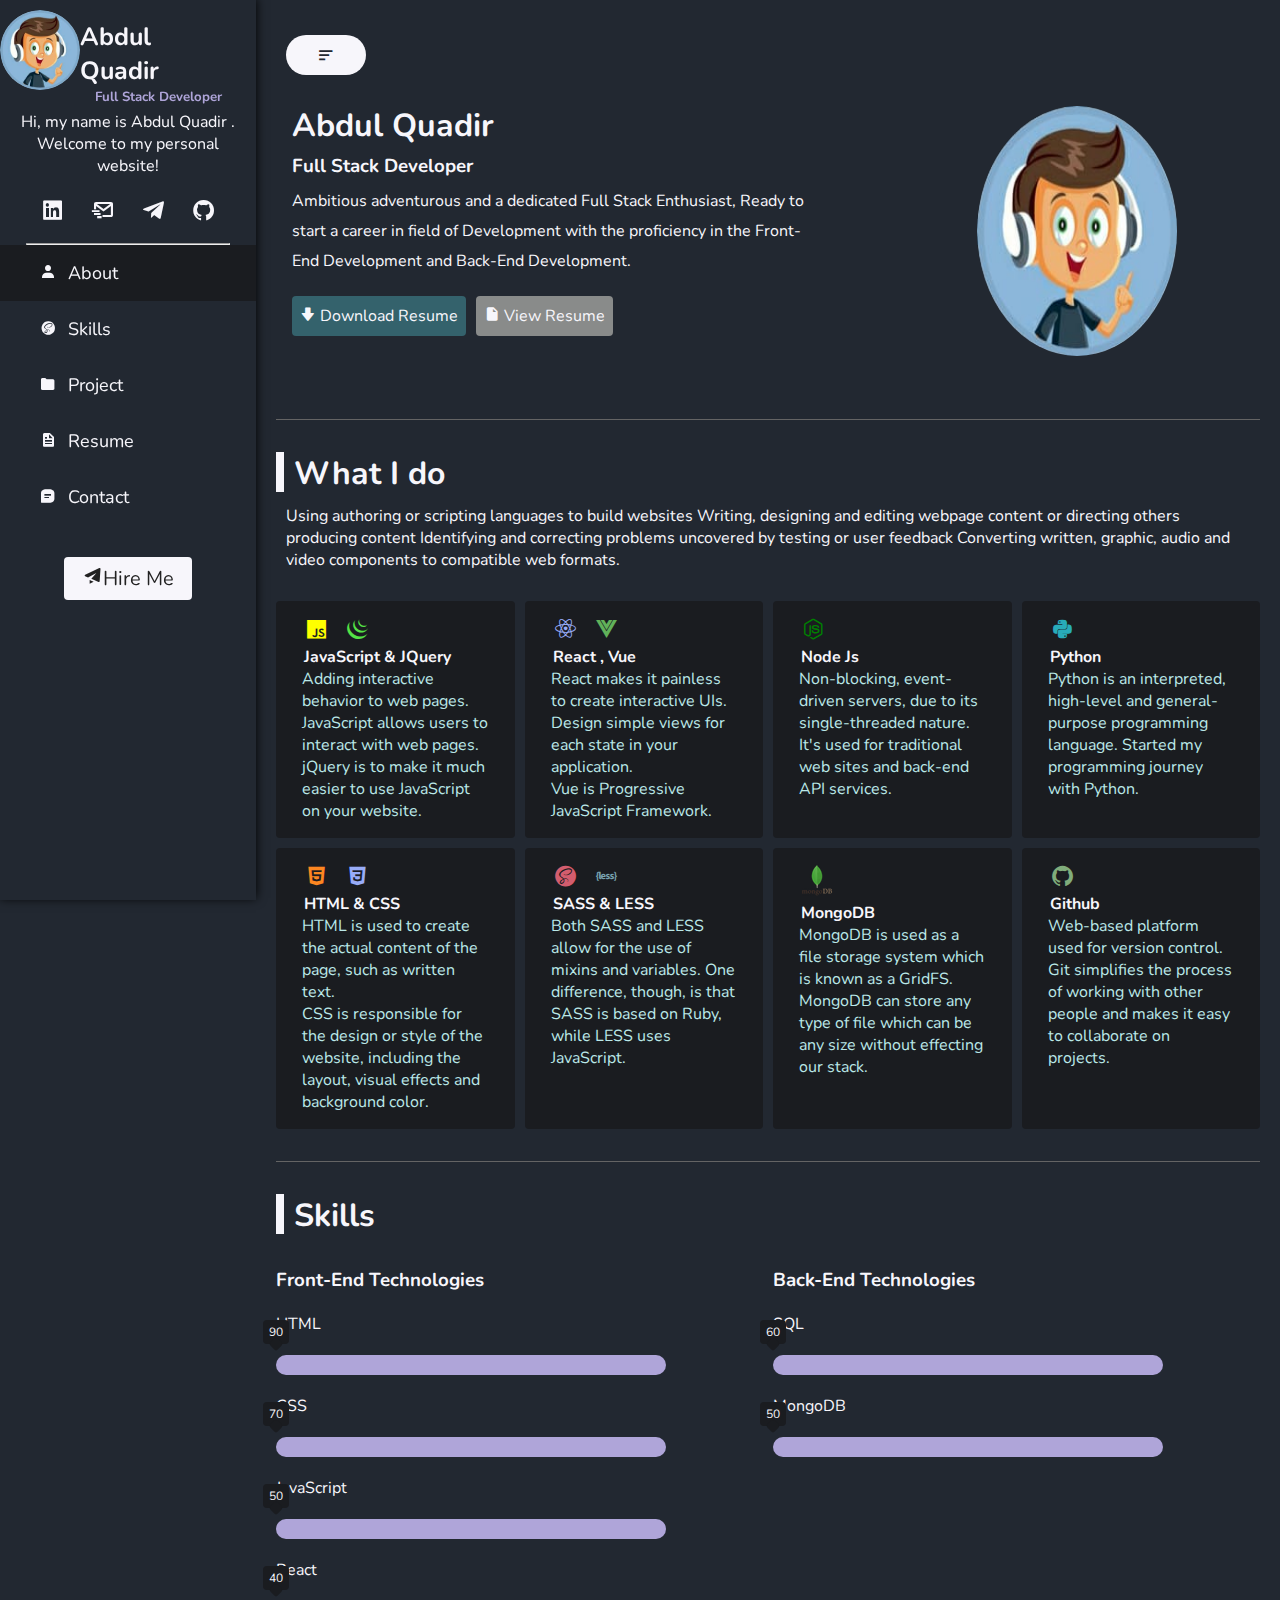
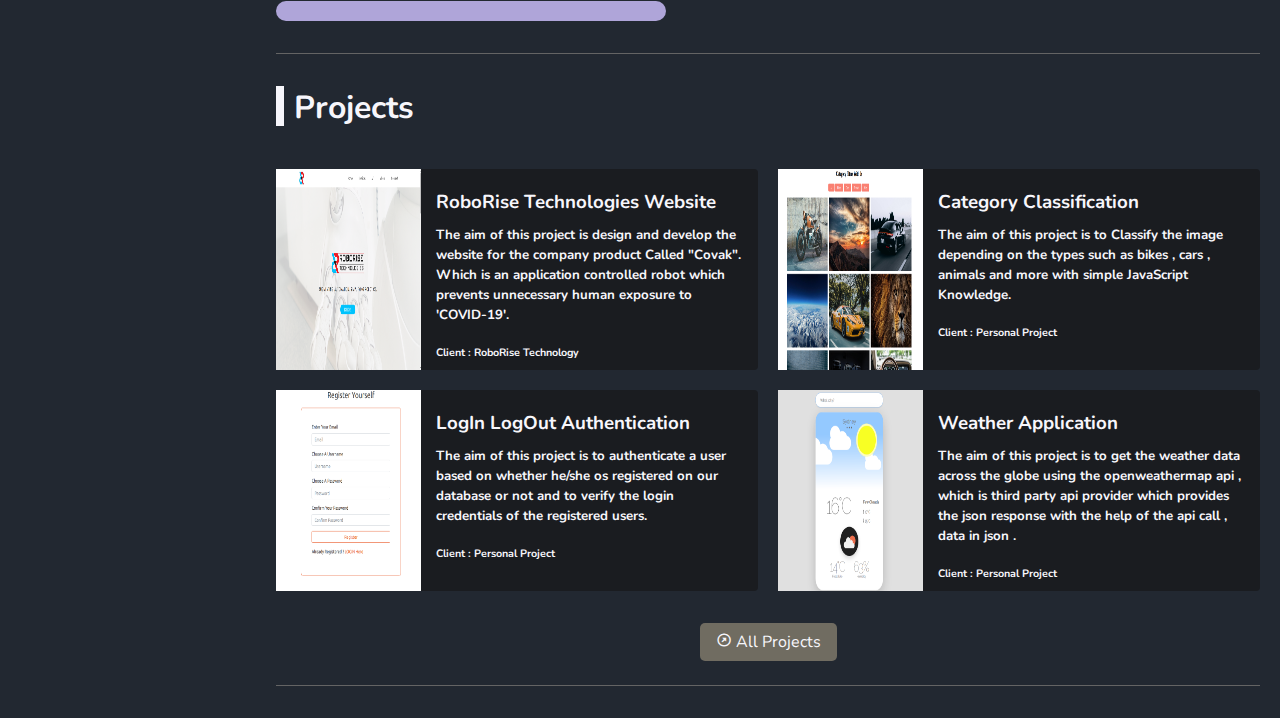
<file: index.html>
<!DOCTYPE html>
<html lang="en">
<head>
    <meta charset="UTF-8">
    <meta name="viewport" content="width=device-width, initial-scale=1.0">
    <title>PortFolio</title>
    <link rel="shortcut icon" href="./assets/img//protfoliologo.png" type="image/x-icon">
    <link rel="stylesheet" href="css/styles.css">
    <link rel="stylesheet" href="css/nav.css">
    <link rel="stylesheet" href="css/mediaquery.css">
    <link href='https://unpkg.com/boxicons@2.0.7/css/boxicons.min.css' rel='stylesheet'>
    <link rel="stylesheet" href="https://cdnjs.cloudflare.com/ajax/libs/font-awesome/4.7.0/css/font-awesome.css" integrity="sha512-5A8nwdMOWrSz20fDsjczgUidUBR8liPYU+WymTZP1lmY9G6Oc7HlZv156XqnsgNUzTyMefFTcsFH/tnJE/+xBg=="
     crossorigin="anonymous" />
</head>
<body>
    
   

    <nav id="sidebar">
        <header>
            <div class="hide">
                <i class='bx bxs-hide' id="sidebarCollapse" title="close"></i>
            </div>
          <div class="info">
            <div class="info__img">
                <div class=".inner">
                    <img src="./assets/img/pic.jpeg" alt="">
                </div>
            </div>
            <div class="info__text">
                <a href="index.html" class="logo">Abdul Quadir</a>
                <h5 style="text-align: center;">Full Stack Developer</h5>
            </div>
          </div>
          <p class="bio">Hi, my name is Abdul Quadir . Welcome to my personal website!
        </p>
            <div class="social">
                <a href="https://www.linkedin.com/in/abdul-quadir1/" target="__blank" class="header_icon">
                    <i class='bx bxl-linkedin-square'title="LinkedIn" ></i>
                </a> 
                <a href="mailto:abquadir73@gmail.com"  target="_blank"class="header_icon">
                    <i class='bx bx-mail-send'title="Mail" ></i>
                </a>  
                 <a href="https://t.me/Abdquadir" target="_blank" class="header_icon">
                    <i class='bx bxl-telegram' title="Telegram" ></i>
                </a>
                <a href="https://github.com/abquadir"target="__blank">
                    <i class='bx bxl-github'></i>
                   
                </a>
            </div>
        </header>
        <hr>
        <footer>
             <div id="list">
                 <a href="#" class="footer_list active ">
                    <i class='bx bxs-user footer__icon'></i>
                    <span class="footer__name">About</span>
                 </a>
                 <a  href="#skill" class="footer_list">
                    <i class='bx bxl-sass footer__icon'></i>
                    <span class="footer__name">Skills</span>
                 </a>
                 <a href="#project" class="footer_list">
                    <i class='bx bxs-folder footer__icon' ></i>
                    <span class="footer__name">Project</span>
                 </a>
                 <a href="resume.html" class="footer_list">
                    <i class='bx bxs-file footer__icon'></i>
                    <span class="footer__name">Resume</span>
                 </a>
                 <a href="contact.html" class="footer_list">
                    <i class='bx bxs-message-square-detail  footer__icon' ></i>
                    <span class="footer__name">Contact</span>
                 </a>
                 
                </div>
                <a href="contact.html" class="hire">
                    <i class='bx bxs-paper-plane'></i>
                    <span class="hire__name">Hire Me</span>
                </a>
                
        </footer>
    </nav>
<div class="container" id="content">
    <i class='bx bx-menu-alt-left menu-bar'></i>
   
<div class="about" id="about">
    <div class="about__text">
        <h1>Abdul Quadir</h1>
        <h3>Full Stack Developer</h3>
        <p>Ambitious adventurous and a dedicated Full Stack Enthusiast, Ready to start a career in field of 
            Development with the proficiency in the Front-End Development and Back-End Development.</p>
            <div class="btn">
                <a href="./assets/resume/Abdul_Quadir.pdf" download class="btn__download">
                    <i class='bx bxs-downvote' ></i>
                    <span class="download">Download Resume</span>
                </a>
                <a href="resume.html" class="btn__view">
                    <i class='bx bxs-file-blank' ></i>
                    <span class="download">View Resume</span>
                </a>
            </div>
    </div>
    <div class="about__img">
<img src="./assets/img/pic.jpeg" alt="">
    </div>
</div>

 <div class="separator"></div>
<a href="#">
    <i class='bx bxs-chevron-up-circle' id="topbtn" ></i>
</a>
 
<div class="about__service" id="service">
    <div class="about-service__text">
        <div class="color"></div>
        <h1>What I do</h1>
    </div>
    <p>Using authoring or scripting languages to build websites
        Writing, designing and editing webpage content or directing others producing content
        Identifying and correcting problems uncovered by testing or user feedback
        Converting written, graphic, audio and video components to compatible web formats.</p>
    <div class="about-service__grid">
        <div class="box">
            <i class='bx bxl-javascript'style="color:yellow" ></i>
            <i class='bx bxl-jquery' style="color:#54e346" ></i>
            <h4>JavaScript & JQuery</h4>
            <p>Adding interactive behavior to web pages. JavaScript allows users to interact with web pages.</p>
            <p>jQuery is to make it much easier to use JavaScript on your website.</p>
        </div>
        <div class="box">
            <i class='bx bxl-react' style="color:#98acf8"></i>
            <i class='bx bxl-vuejs' style="color:#61b15a"></i>
            <h4>React , Vue</h4>
            <p>React makes it painless to create interactive UIs. Design simple views for each state in your application.</p>
            <p>Vue is Progressive
                JavaScript Framework.</p>
        </div>
        <div class="box">
            <i class='bx bxl-nodejs'style="color:green" ></i>
            <h4>Node Js</h4>
            <p>Non-blocking, event-driven servers, due to its single-threaded nature. It's used for traditional web sites and back-end API services.</p>
        </div>
        <div class="box">
            <i class='bx bxl-python'style="color:#28abb9" ></i>
            <h4>Python</h4>
            <p>Python is an interpreted, high-level and general-purpose programming language.
                Started my programming journey with Python.
            </p>
        </div>
        <div class="box">
            <i class='bx bxl-html5'style="color:#fc8621" ></i>
            <i class='bx bxl-css3'style="color:#98acf8" ></i>
            <h4>HTML & CSS</h4>
            <p>HTML is used to create the actual content of the page, such as written text.</p>
            <p>CSS is responsible for the design or style of the website, including the layout, visual effects and background color.</p>
        </div>
        <div class="box">
            <i class='bx bxl-sass'style="color:#d35d6e" ></i>
            <i class='bx bxl-less'style="color:#79a3b1" ></i>
            <h4>SASS & LESS</h4>
            <p>Both SASS and LESS allow for the use of mixins and variables. One difference, though, is that SASS is based on Ruby, while LESS uses JavaScript.</p>
        </div>
        <div class="box">
            <img src="./assets/img/mongodb.png" alt="">
            <h4>MongoDB</h4>
            <p>MongoDB is used as a file storage system which is known as a GridFS.</p>
            <p>MongoDB can store any type of file which can be any size without effecting our stack.</p>
        </div>
        <div class="box">
            <i class='bx bxl-github'style="color:#80ac7b" ></i>
            <h4>Github</h4>
            <p>Web-based platform used for version control. Git simplifies the process of 
                working with other people and makes it easy to collaborate on projects. </p>
        </div>
    </div>
</div>
<div class="separator"></div>

<div class="skill__section" id="skill">
    <div class="about-service__text">
        <div class="color"></div>
        <h1>Skills</h1>
    </div>
   <div class="skills">
    <div class="frontend__skill">
        <h3>Front-End Technologies</h3>
        <div class="skill">
            <div class="skill-name">HTML</div>
            <div class="skill-bar">
                <div class="skill-per" per="90"></div>
            </div>
        </div>
        <div class="skill">
            <div class="skill-name">CSS</div>
            <div class="skill-bar">
                <div class="skill-per" per="70"></div>
            </div>
        </div>
        <div class="skill">
            <div class="skill-name">JavaScript</div>
            <div class="skill-bar">
                <div class="skill-per" per="50"></div>
            </div>
        </div>
        <div class="skill">
            <div class="skill-name">React</div>
            <div class="skill-bar">
                <div class="skill-per" per="40"></div>
            </div>
        </div>
    </div>
    <div class="backend__skil">
        <h3>Back-End Technologies</h3>
        <div class="skill">
            <div class="skill-name">SQL</div>
            <div class="skill-bar">
                <div class="skill-per" per="60"></div>
            </div>
        </div>
        <div class="skill">
            <div class="skill-name">MongoDB</div>
            <div class="skill-bar">
                <div class="skill-per" per="50"></div>
            </div>
    </div>
   </div>

</div>
</div>
<div class="separator"></div>


<div class="project__sections" id="project">
    <div class="about-service__text">
        <div class="color"></div>
        <h1>Projects</h1>
    </div>
    <div class="projects">
        <div class="project">
            <div class="project__img">
                <img src="./assets/img/roborise.png" alt="">
                <div class="image__overlay">
                    <a href="roborise.html">
                     <i class='bx bxl-blender'></i>
                     <span>More Details</span>
                    </a>
                </div>
            </div>
            <div class="project__text">
                <h3>RoboRise Technologies Website</h3>
                <h5>The aim of this project is design and develop the website for the company product Called "Covak".
                     Which is an application controlled robot which prevents unnecessary human exposure to 'COVID-19'.</h5>

                     <h6>Client : RoboRise Technology</h6>
            </div>
        </div>
        <div class="project">
            <div class="project__img">
                <img src="./assets/img/classify.png" alt="">
                <div class="image__overlay">
                    <a href="classify.html">
                     <i class='bx bxl-blender'></i>
                     <span>More Details</span>
                    </a>
                </div>
            </div>
            <div class="project__text">
                <h3>Category Classification</h3>
                <h5>The aim of this project is to Classify the image depending on the types such as bikes , cars , animals and more with
                    simple JavaScript Knowledge.</h5>

                    <h6>Client : Personal Project</h6>
            </div>
        </div>
       
            <div class="project">
                <div class="project__img">
                <img src="./assets/img/register.png" alt="">
                <div class="image__overlay">
                    <a href="auth.html">
                     <i class='bx bxl-blender'></i>
                     <span>More Details</span>
                    </a>
                </div>
                </div>
                <div class="project__text">
                    <h3>LogIn LogOut Authentication  </h3>
                    <h5>The aim of this project is to authenticate a user based on whether he/she os registered on our database or
                         not and to verify the login credentials of the registered users.
                    </h5>
    
                        <h6>Client : Personal Project</h6>
                </div>
            </div>
            <div class="project">
                <div class="project__img">
                <img src="./assets/img/weather1.png" alt="">
                <div class="image__overlay">
                    <a href="weather.html">
                     <i class='bx bxl-blender'></i>
                     <span>More Details</span>
                    </a>
                </div>
            </div>
                <div class="project__text">
                    <h3>Weather Application</h3>
                    <h5>The aim of this project is to get the weather data across the globe using the openweathermap api ,
                         which is third party api provider which
                         provides the json response with the help of the api call , data in json .</h5>
    
                        <h6>Client : Personal Project</h6>
                </div>
            </div>
    </div>
<div class="project-btn">
    <a href="project.html" class="btn__project">
        <i class='bx bx-right-top-arrow-circle'></i>
        <span>All Projects</span>
    </a>
</div>
</div>
<div class="separator"></div>







<!-- close  div of container-->
</div>
<script
  src="https://code.jquery.com/jquery-3.5.1.js"
  integrity="sha256-QWo7LDvxbWT2tbbQ97B53yJnYU3WhH/C8ycbRAkjPDc="
  crossorigin="anonymous"></script>
  <script src="js/index.js"></script>

</body>
</html>
</file>
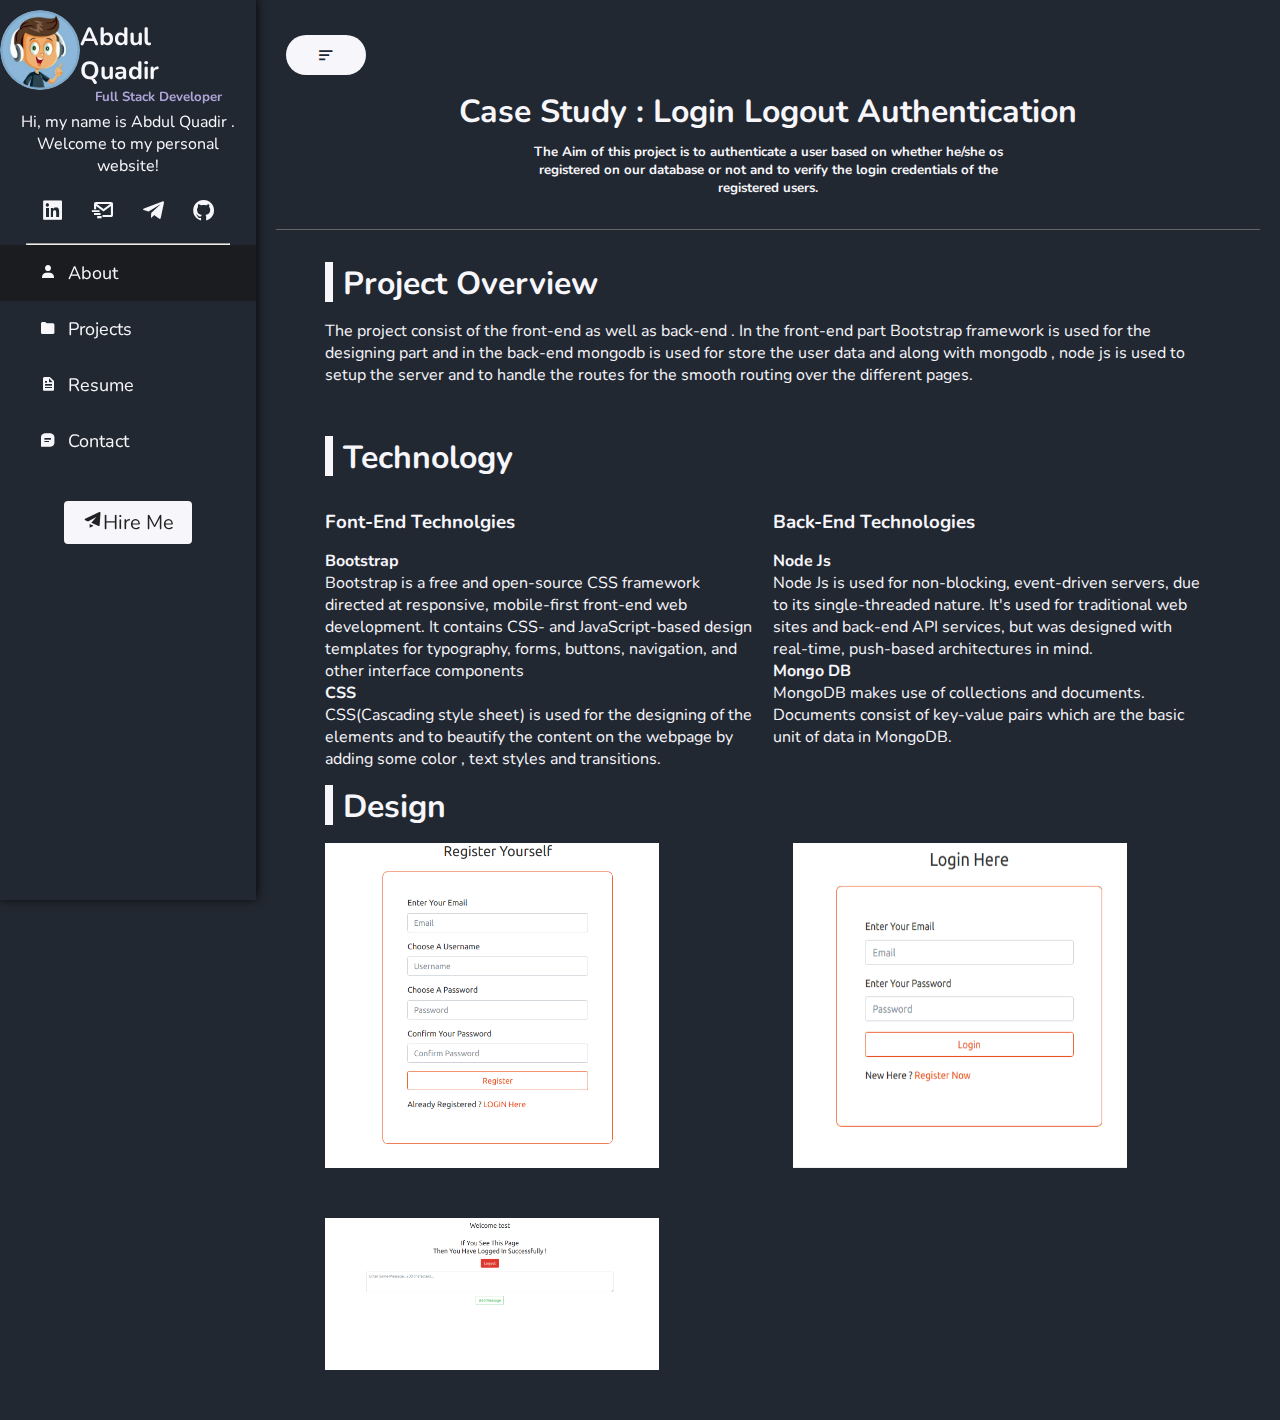
<file: auth.html>
<!DOCTYPE html>
<html lang="en">
<head>
    <meta charset="UTF-8">
    <meta name="viewport" content="width=device-width, initial-scale=1.0">
    <title>Authentication</title>
    <link rel="shortcut icon" href="./assets/img//protfoliologo.png" type="image/x-icon">
    <link rel="stylesheet" href="css/styles.css">
    <link rel="stylesheet" href="css/nav.css">
    <link rel="stylesheet" href="css/mediaquery.css">
    <link rel="stylesheet" href="css/project.css">
    <link rel="stylesheet" href="css/genproj.css">
    <link href='https://unpkg.com/boxicons@2.0.7/css/boxicons.min.css' rel='stylesheet'>
    <link rel="stylesheet" href="https://cdnjs.cloudflare.com/ajax/libs/font-awesome/4.7.0/css/font-awesome.css" integrity="sha512-5A8nwdMOWrSz20fDsjczgUidUBR8liPYU+WymTZP1lmY9G6Oc7HlZv156XqnsgNUzTyMefFTcsFH/tnJE/+xBg=="
     crossorigin="anonymous" />
</head>
<body>
    <a href="#">
        <i class='bx bxs-chevron-up-circle' id="topbtn" ></i>
    </a>
    <nav id="sidebar">
        <header>
            <div class="hide">
                <i class='bx bxs-hide' id="sidebarCollapse" title="close"></i>
            </div>
          <div class="info">
            <div class="info__img">
                <div class=".inner">
                    <img src="./assets/img/pic.jpeg" alt="">
                </div>
            </div>
            <div class="info__text">
                <a href="index.html" class="logo">Abdul Quadir</a>
                <h5 style="text-align: center;">Full Stack Developer</h5>
            </div>
          </div>
          <p class="bio">Hi, my name is Abdul Quadir . Welcome to my personal website!
        </p>
            <div class="social">
                <a href="https://www.linkedin.com/in/abdul-quadir1/" target="__blank" class="header_icon">
                    <i class='bx bxl-linkedin-square'title="LinkedIn" ></i>
                </a> 
                <a href="mailto:abquadir73@gmail.com"  target="_blank"class="header_icon">
                    <i class='bx bx-mail-send'title="Mail" ></i>
                </a>  
                 <a href="https://t.me/Abdquadir" target="_blank" class="header_icon">
                    <i class='bx bxl-telegram' title="Telegram" ></i>
                </a>
                <a href="https://github.com/abquadir"target="__blank">
                    <i class='bx bxl-github'></i>
                   
                </a>
            </div>
        </header>
        <hr>
        <footer>
             <div id="list">
                 <a href="index.html" class="footer_list active ">
                    <i class='bx bxs-user footer__icon'></i>
                    <span class="footer__name">About</span>
                 </a>
                
                 <a href="project.html" class="footer_list">
                    <i class='bx bxs-folder footer__icon' ></i>
                    <span class="footer__name">Projects</span>
                 </a>
                 <a href="resume.html" class="footer_list">
                    <i class='bx bxs-file footer__icon'></i>
                    <span class="footer__name">Resume</span>
                 </a>
               
                 <a href="contact.html" class="footer_list">
                    <i class='bx bxs-message-square-detail  footer__icon' ></i>
                    <span class="footer__name">Contact</span>
                 </a>
                 
                </div>
                <a href="contact.html" class="hire">
                    <i class='bx bxs-paper-plane'></i>
                    <span class="hire__name">Hire Me</span>
                </a>
                
        </footer>
    </nav>

    <div class="container" id="content">
        <i class='bx bx-menu-alt-left menu-bar'></i>
        <div class="robo__project">
            <h1>Case Study : Login Logout Authentication </h1>
            <h5>The Aim of this project is to authenticate a user based on whether he/she os registered on our database or
                not and to verify the login credentials of the registered users. </h5>
        </div>
        <div class="separator"></div>
        <div class="proj__overview">
            <div class="proj__over__header">
                <div class="color"></div>
                <h1>Project Overview</h1>
            </div>
            <p>The project consist of the front-end as well as back-end . In the front-end part Bootstrap framework is used for the designing part
                and in the back-end mongodb is used for store the user data and along with mongodb , node js is used to setup the server and to handle the routes for the smooth routing over the different pages. </p>
        </div>
        <div class="comp__req">
            <div class="comp__req__header">
                <div class="color"></div>
                <h1>Technology</h1>
            </div>
        
            <div class="tech__req__details">
               <div class="tech__header">
                <h3>Font-End Technolgies</h3>
                   <div class="tech__box">
                    <div class="inner__tech">
                        <h4>Bootstrap</h4>
                       <p>Bootstrap is a free and open-source CSS framework directed at 
                           responsive, mobile-first front-end web development. 
                           It contains CSS- and JavaScript-based design templates 
                           for typography,
                            forms, buttons, navigation, and other interface components</p>
                    </div>
                    <div class="inner__tech">
                        <h4>CSS</h4>
                        <p>CSS(Cascading style sheet) is used for the designing
                            of the elements and to beautify the content on the webpage by adding 
                            some color , text styles and transitions.
                        </p>
                    </div>
                       
                   </div>
               </div>
               <div class="tech__header">
                <h3>Back-End Technologies</h3>
                <div class="tech__box">
                    <div class="inner__tech">
                        <div class="inner__tech">
                            <h4>Node Js</h4>
                            <p>Node Js is used for non-blocking, event-driven servers, due to its single-threaded nature. It's used for traditional web sites and back-end API services, but was designed with real-time, push-based architectures in mind.
                            </p>
                        </div>
                        <div class="inner__tech">
                            <h4>Mongo DB</h4>
                            <p>MongoDB makes use of collections and documents. Documents consist of key-value pairs
                                 which are the basic unit of data in MongoDB.</p>
                        </div>
                    </div>
                    
                </div>
        
               </div>
        
            </div>
            <div class="proj__disp__img">
                <div class="comp__req__header">
                    <div class="color"></div>
                    <h1>Design</h1>
                </div>
            
               <div class="proj__design__img">
                <div class="inner__proj__img">
                    <img src="./assets/img/register.png" alt="">
                    <div class="proj__overlay">
                       <h4>Register page</h4>
                       <div class="proj__overlay__desc">
                           <p>The Form consist of the different input field
                            which ask user to mandatory fill the fields and get register into our
                            database.</p>
                         
                       </div>
                       
                    </div>
                </div>
                <div class="inner__proj__img">
                    <img src="./assets/img/login.png" alt="">
                    <div class="proj__overlay">
                        <h4>Login page</h4>
                        <div class="proj__overlay__desc">
                            <p>Once user have register in our database they can login
                                by using the login form with their register username and password .
                            </p>
                           
                        </div>
                     </div>
                </div>
                <div class="inner__proj__img">
                    <img src="./assets/img/successlogin.png" alt="">
                    <div class="proj__overlay">
                       <h4>Success page</h4>
                       <div class="proj__overlay__desc">
                           <p>After the succesfull authorization on the login page
                               user will get this page as the main page.

                           </p>
                         
                       </div>
                       
                    </div>
                </div>
               </div>
            </div>
        </div>
       
    </div>










    <script
  src="https://code.jquery.com/jquery-3.5.1.js"
  integrity="sha256-QWo7LDvxbWT2tbbQ97B53yJnYU3WhH/C8ycbRAkjPDc="
  crossorigin="anonymous"></script>
  <script src="js/index.js"></script>
</body>
</html>
</file>
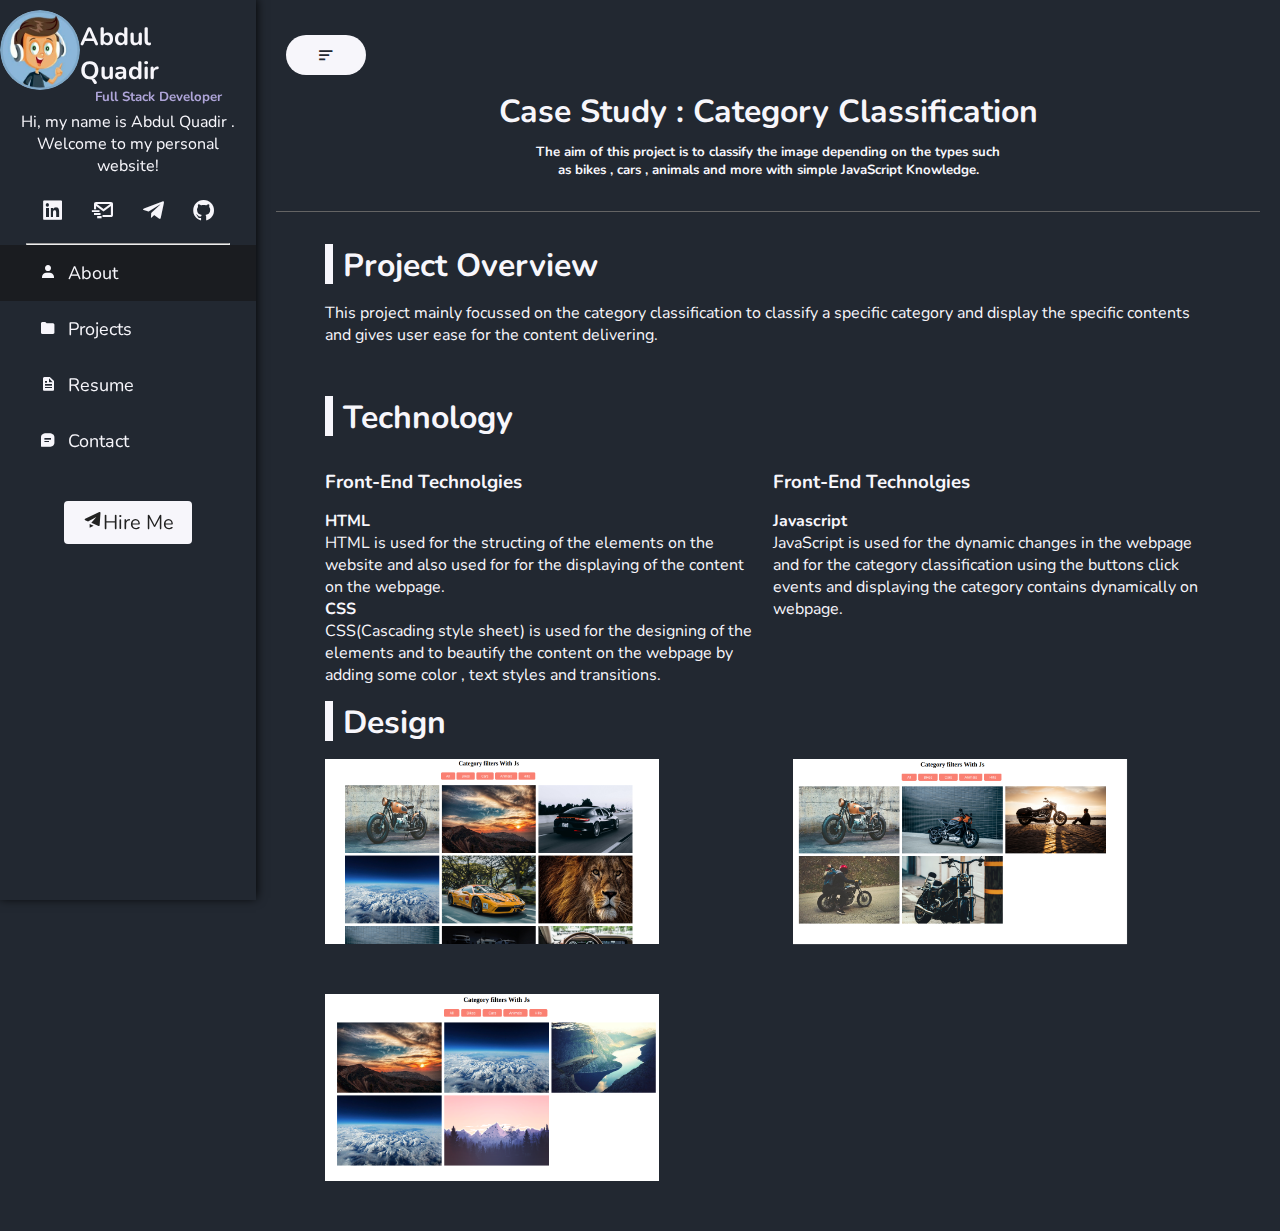
<file: classify.html>
<!DOCTYPE html>
<html lang="en">
<head>
    <meta charset="UTF-8">
    <meta name="viewport" content="width=device-width, initial-scale=1.0">
    <title>Weather</title>
    <link rel="shortcut icon" href="./assets/img//protfoliologo.png" type="image/x-icon">
    <link rel="stylesheet" href="css/styles.css">
    <link rel="stylesheet" href="css/nav.css">
    <link rel="stylesheet" href="css/mediaquery.css">
    <link rel="stylesheet" href="css/project.css">
    <link rel="stylesheet" href="css/genproj.css">
    <link href='https://unpkg.com/boxicons@2.0.7/css/boxicons.min.css' rel='stylesheet'>
    <link rel="stylesheet" href="https://cdnjs.cloudflare.com/ajax/libs/font-awesome/4.7.0/css/font-awesome.css" integrity="sha512-5A8nwdMOWrSz20fDsjczgUidUBR8liPYU+WymTZP1lmY9G6Oc7HlZv156XqnsgNUzTyMefFTcsFH/tnJE/+xBg=="
     crossorigin="anonymous" />
</head>
<body>
    <a href="#">
        <i class='bx bxs-chevron-up-circle' id="topbtn" ></i>
    </a>
    <nav id="sidebar">
        <header>
            <div class="hide">
                <i class='bx bxs-hide' id="sidebarCollapse" title="close"></i>
            </div>
          <div class="info">
            <div class="info__img">
                <div class=".inner">
                    <img src="./assets/img/pic.jpeg" alt="">
                </div>
            </div>
            <div class="info__text">
                <a href="index.html" class="logo">Abdul Quadir</a>
                <h5 style="text-align: center;">Full Stack Developer</h5>
            </div>
          </div>
          <p class="bio">Hi, my name is Abdul Quadir . Welcome to my personal website!
        </p>
            <div class="social">
                <a href="https://www.linkedin.com/in/abdul-quadir1/" target="__blank" class="header_icon">
                    <i class='bx bxl-linkedin-square'title="LinkedIn" ></i>
                </a> 
                <a href="mailto:abquadir73@gmail.com"  target="_blank"class="header_icon">
                    <i class='bx bx-mail-send'title="Mail" ></i>
                </a>  
                 <a href="https://t.me/Abdquadir" target="_blank" class="header_icon">
                    <i class='bx bxl-telegram' title="Telegram" ></i>
                </a>
                <a href="https://github.com/abquadir"target="__blank">
                    <i class='bx bxl-github'></i>
                   
                </a>
            </div>
        </header>
        <hr>
        <footer>
             <div id="list">
                 <a href="index.html" class="footer_list active ">
                    <i class='bx bxs-user footer__icon'></i>
                    <span class="footer__name">About</span>
                 </a>
                
                 <a href="project.html" class="footer_list">
                    <i class='bx bxs-folder footer__icon' ></i>
                    <span class="footer__name">Projects</span>
                 </a>
                 <a href="resume.html" class="footer_list">
                    <i class='bx bxs-file footer__icon'></i>
                    <span class="footer__name">Resume</span>
                 </a>
               
                 <a href="contact.html" class="footer_list">
                    <i class='bx bxs-message-square-detail  footer__icon' ></i>
                    <span class="footer__name">Contact</span>
                 </a>
                 
                </div>
                <a href="contact.html" class="hire">
                    <i class='bx bxs-paper-plane'></i>
                    <span class="hire__name">Hire Me</span>
                </a>
                
        </footer>
    </nav>

    <div class="container" id="content">
        <i class='bx bx-menu-alt-left menu-bar'></i>
        <div class="robo__project">
            <h1>Case Study :  Category Classification</h1>
            <h5>The aim of this project is to classify the image depending on the types such as bikes , cars , animals and more with
                simple JavaScript Knowledge.</h5>
        </div>
        <div class="separator"></div>
        <div class="proj__overview">
            <div class="proj__over__header">
                <div class="color"></div>
                <h1>Project Overview</h1>
            </div>
            <p>This project mainly focussed on the category classification to classify a specific category 
                and display the specific contents and gives user ease for the content delivering.
            </p>
        </div>
        <div class="comp__req">
            <div class="comp__req__header">
                <div class="color"></div>
                <h1>Technology</h1>
            </div>
        
            <div class="tech__req__details">
               <div class="tech__header">
                <h3>Front-End Technolgies</h3>
                   <div class="tech__box">
                    <div class="inner__tech">
                        <h4>HTML</h4>
                        <p>HTML is used for the structing of the elements on the website
                            and also used for for the displaying of the content on the webpage.
                             </p>
                    </div>
                    <div class="inner__tech">
                        <h4>CSS</h4>
                        <p>CSS(Cascading style sheet) is used for the designing
                            of the elements and to beautify the content on the webpage by adding 
                            some color , text styles and transitions.
                        </p>
                    </div>
                       
                   </div>
               </div>
               <div class="tech__header">
                <h3>Front-End Technolgies</h3>
                <div class="tech__box">
                    <div class="inner__tech">
                        <div class="inner__tech">
                            <h4>Javascript</h4>
                            <p>JavaScript is used for the dynamic changes in the webpage and for the category classification using the 
                                buttons click events and displaying the category contains dynamically on webpage.
                               
                            </p>
                        </div>
                        <div class="inner__tech">
                           
                        </div>
                    </div>
                    
                </div>
        
               </div>
        
            </div>
            <div class="proj__disp__img">
                <div class="comp__req__header">
                    <div class="color"></div>
                    <h1>Design</h1>
                </div>
            
               <div class="proj__design__img">
                <div class="inner__proj__img">
                    <img src="./assets/img/classify.png" alt="">
                    <div class="proj__overlay">
                       <h4>All Images</h4>
                       <div class="proj__overlay__desc">
                           <p>This contains all the images ok bikes cars animals hills in mixture.</p>
                         
                       </div>
                       
                    </div>
                </div>
                <div class="inner__proj__img">
                    <img src="./assets/img/bikes.png" alt="">
                    <div class="proj__overlay">
                        <h4>Bikes</h4>
                        <div class="proj__overlay__desc">
                            <p>This contains the bikes category images after clicking on the bikes button.</p>

                           
                        </div>
                     </div>
                </div>
                <div class="inner__proj__img">
                    <img src="./assets/img/hills.png" alt="">
                    <div class="proj__overlay">
                       <h4>Hills</h4>
                       <div class="proj__overlay__desc">
                        <p>This contains the bikes category images after clicking on the hills button.</p>

                         
                       </div>
                       
                    </div>
                </div>
               </div>
            </div>
        </div>
       
    </div>










    <script
  src="https://code.jquery.com/jquery-3.5.1.js"
  integrity="sha256-QWo7LDvxbWT2tbbQ97B53yJnYU3WhH/C8ycbRAkjPDc="
  crossorigin="anonymous"></script>
  <script src="js/index.js"></script>
</body>
</html>
</file>
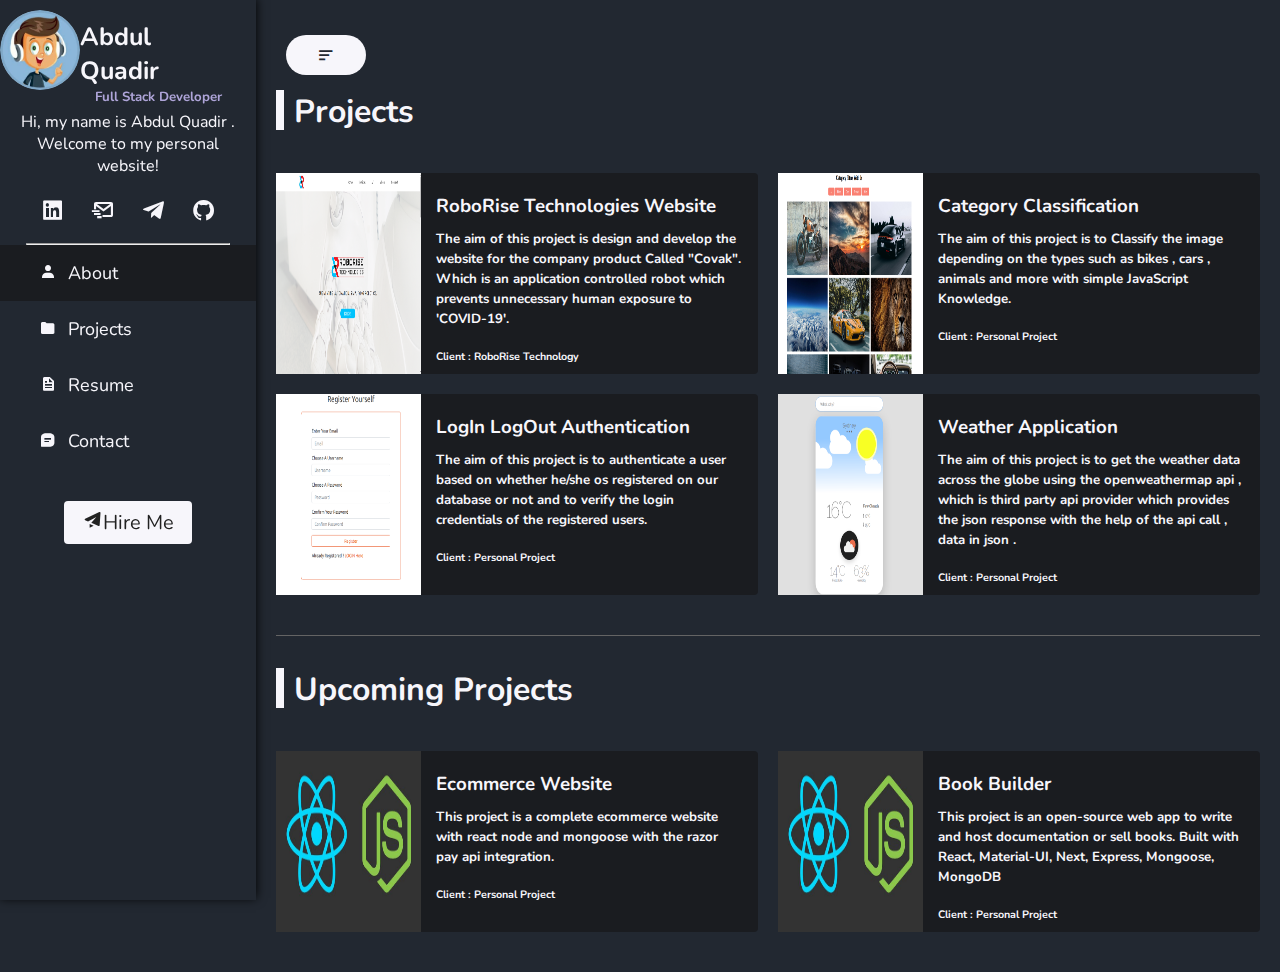
<file: project.html>
<!DOCTYPE html>
<html lang="en">
<head>
    <meta charset="UTF-8">
    <meta name="viewport" content="width=device-width, initial-scale=1.0">
    <title>Projects</title>
    <link rel="shortcut icon" href="./assets/img//protfoliologo.png" type="image/x-icon">
    <link rel="stylesheet" href="css/styles.css">
    <link rel="stylesheet" href="css/nav.css">
    <link rel="stylesheet" href="css/mediaquery.css">
    <link rel="stylesheet" href="css/project.css">
    <link rel="stylesheet" href="css/genproj.css">
    <link href='https://unpkg.com/boxicons@2.0.7/css/boxicons.min.css' rel='stylesheet'>
    <link rel="stylesheet" href="https://cdnjs.cloudflare.com/ajax/libs/font-awesome/4.7.0/css/font-awesome.css" integrity="sha512-5A8nwdMOWrSz20fDsjczgUidUBR8liPYU+WymTZP1lmY9G6Oc7HlZv156XqnsgNUzTyMefFTcsFH/tnJE/+xBg=="
     crossorigin="anonymous" />
</head>
<body>
    <a href="#">
        <i class='bx bxs-chevron-up-circle' id="topbtn" ></i>
    </a>
    <nav id="sidebar">
        <header>
            <div class="hide">
                <i class='bx bxs-hide' id="sidebarCollapse" title="close"></i>
            </div>
          <div class="info">
            <div class="info__img">
                <div class=".inner">
                    <img src="./assets/img/pic.jpeg" alt="">
                </div>
            </div>
            <div class="info__text">
                <a href="index.html" class="logo">Abdul Quadir</a>
                <h5 style="text-align: center;">Full Stack Developer</h5>
            </div>
          </div>
          <p class="bio">Hi, my name is Abdul Quadir . Welcome to my personal website!
        </p>
            <div class="social">
                <a href="https://www.linkedin.com/in/abdul-quadir1/" target="__blank" class="header_icon">
                    <i class='bx bxl-linkedin-square'title="LinkedIn" ></i>
                </a> 
                <a href="mailto:abquadir73@gmail.com"  target="_blank"class="header_icon">
                    <i class='bx bx-mail-send'title="Mail" ></i>
                </a>  
                 <a href="https://t.me/Abdquadir" target="_blank" class="header_icon">
                    <i class='bx bxl-telegram' title="Telegram" ></i>
                </a>
                <a href="https://github.com/abquadir"target="__blank">
                    <i class='bx bxl-github'></i>
                   
                </a>
            </div>
        </header>
        <hr>
        <footer>
             <div id="list">
                 <a href="index.html" class="footer_list active ">
                    <i class='bx bxs-user footer__icon'></i>
                    <span class="footer__name">About</span>
                 </a>
                
                 <a href="#" class="footer_list">
                    <i class='bx bxs-folder footer__icon' ></i>
                    <span class="footer__name">Projects</span>
                 </a>
                 <a href="resume.html" class="footer_list">
                    <i class='bx bxs-file footer__icon'></i>
                    <span class="footer__name">Resume</span>
                 </a>
               
                 <a href="contact.html" class="footer_list">
                    <i class='bx bxs-message-square-detail  footer__icon' ></i>
                    <span class="footer__name">Contact</span>
                 </a>
                 
                </div>
                <a href="contact.html" class="hire">
                    <i class='bx bxs-paper-plane'></i>
                    <span class="hire__name">Hire Me</span>
                </a>
                
        </footer>
    </nav>

    <div class="container" id="content">
        <i class='bx bx-menu-alt-left menu-bar'></i>
       
        <div class="project__sections" id="project">
            <div class="about-service__text">
                <div class="color"></div>
                <h1>Projects</h1>
            </div>
            <div class="projects">
                <div class="project">
                    <div class="project__img">
                        <img src="./assets/img/roborise.png" alt="">
                        <div class="image__overlay">
                            <a href="roborise.html">
                             <i class='bx bxl-blender'></i>
                             <span>More Details</span>
                            </a>
                        </div>
                    </div>
                    <div class="project__text">
                        <h3>RoboRise Technologies Website</h3>
                        <h5>The aim of this project is design and develop the website for the company product Called "Covak".
                             Which is an application controlled robot which prevents unnecessary human exposure to 'COVID-19'.</h5>
        
                             <h6>Client : RoboRise Technology</h6>
                    </div>
                </div>
                <div class="project">
                    <div class="project__img">
                        <img src="./assets/img/classify.png" alt="">
                        <div class="image__overlay">
                            <a href="classify.html">
                             <i class='bx bxl-blender'></i>
                             <span>More Details</span>
                            </a>
                        </div>
                    </div>
                    <div class="project__text">
                        <h3>Category Classification</h3>
                        <h5>The aim of this project is to Classify the image depending on the types such as bikes , cars , animals and more with
                            simple JavaScript Knowledge.</h5>
        
                            <h6>Client : Personal Project</h6>
                    </div>
                </div>
               
                    <div class="project">
                        <div class="project__img">
                        <img src="./assets/img/register.png" alt="">
                        <div class="image__overlay">
                            <a href="auth.html">
                             <i class='bx bxl-blender'></i>
                             <span>More Details</span>
                            </a>
                        </div>
                        </div>
                        <div class="project__text">
                            <h3>LogIn LogOut Authentication  </h3>
                            <h5>The aim of this project is to authenticate a user based on whether he/she os registered on our database or
                                 not and to verify the login credentials of the registered users.
                            </h5>
            
                                <h6>Client : Personal Project</h6>
                        </div>
                    </div>
                    <div class="project">
                        <div class="project__img">
                        <img src="./assets/img/weather1.png" alt="">
                        <div class="image__overlay">
                            <a href="weather.html">
                             <i class='bx bxl-blender'></i>
                             <span>More Details</span>
                            </a>
                        </div>
                    </div>
                        <div class="project__text">
                            <h3>Weather Application</h3>
                            <h5>The aim of this project is to get the weather data across the globe using the openweathermap api ,
                                 which is third party api provider which
                                 provides the json response with the help of the api call , data in json .</h5>
            
                                <h6>Client : Personal Project</h6>
                        </div>
                    </div>
            </div>
       
        </div>
<div class="separator"></div>

       
        <div class="upcoming__projects">
            <div class="about-service__text">
                <div class="color"></div>
                <h1>Upcoming Projects</h1>
            </div>
            <div class="projects">
            <div class="project">
                <div class="project__img">
                <img src="./assets/img/react and node.jpeg" alt="">
                <div class="image__overlay">
                    <a href="#">
                     <i class='bx bxl-blender'></i>
                     <span>Coming Soon</span>
                    </a>
                </div>
            </div>
                <div class="project__text">
                    <h3>Ecommerce Website</h3>
                    <h5>This project is a complete ecommerce website with react node and mongoose
                        with the razor pay api integration.
                    </h5>
    
                        <h6>Client : Personal Project</h6>
                </div>
            </div>
            <div class="project">
                <div class="project__img">
                <img src="./assets/img/react and node.jpeg" alt="">
                <div class="image__overlay">
                    <a href="#">
                     <i class='bx bxl-blender'></i>
                     <span>Coming Soon</span>
                    </a>
                </div>
            </div>
                <div class="project__text">
                    <h3>Book Builder</h3>
                    <h5>This project is an open-source web app to write and host documentation or sell books. Built with React,
                         Material-UI, Next, Express, Mongoose, MongoDB</h5>
    
                        <h6>Client : Personal Project</h6>
                </div>
            </div>
            </div>
    </div>










    <script
  src="https://code.jquery.com/jquery-3.5.1.js"
  integrity="sha256-QWo7LDvxbWT2tbbQ97B53yJnYU3WhH/C8ycbRAkjPDc="
  crossorigin="anonymous"></script>
  <script src="js/index.js"></script>
</body>
</html>
</file>
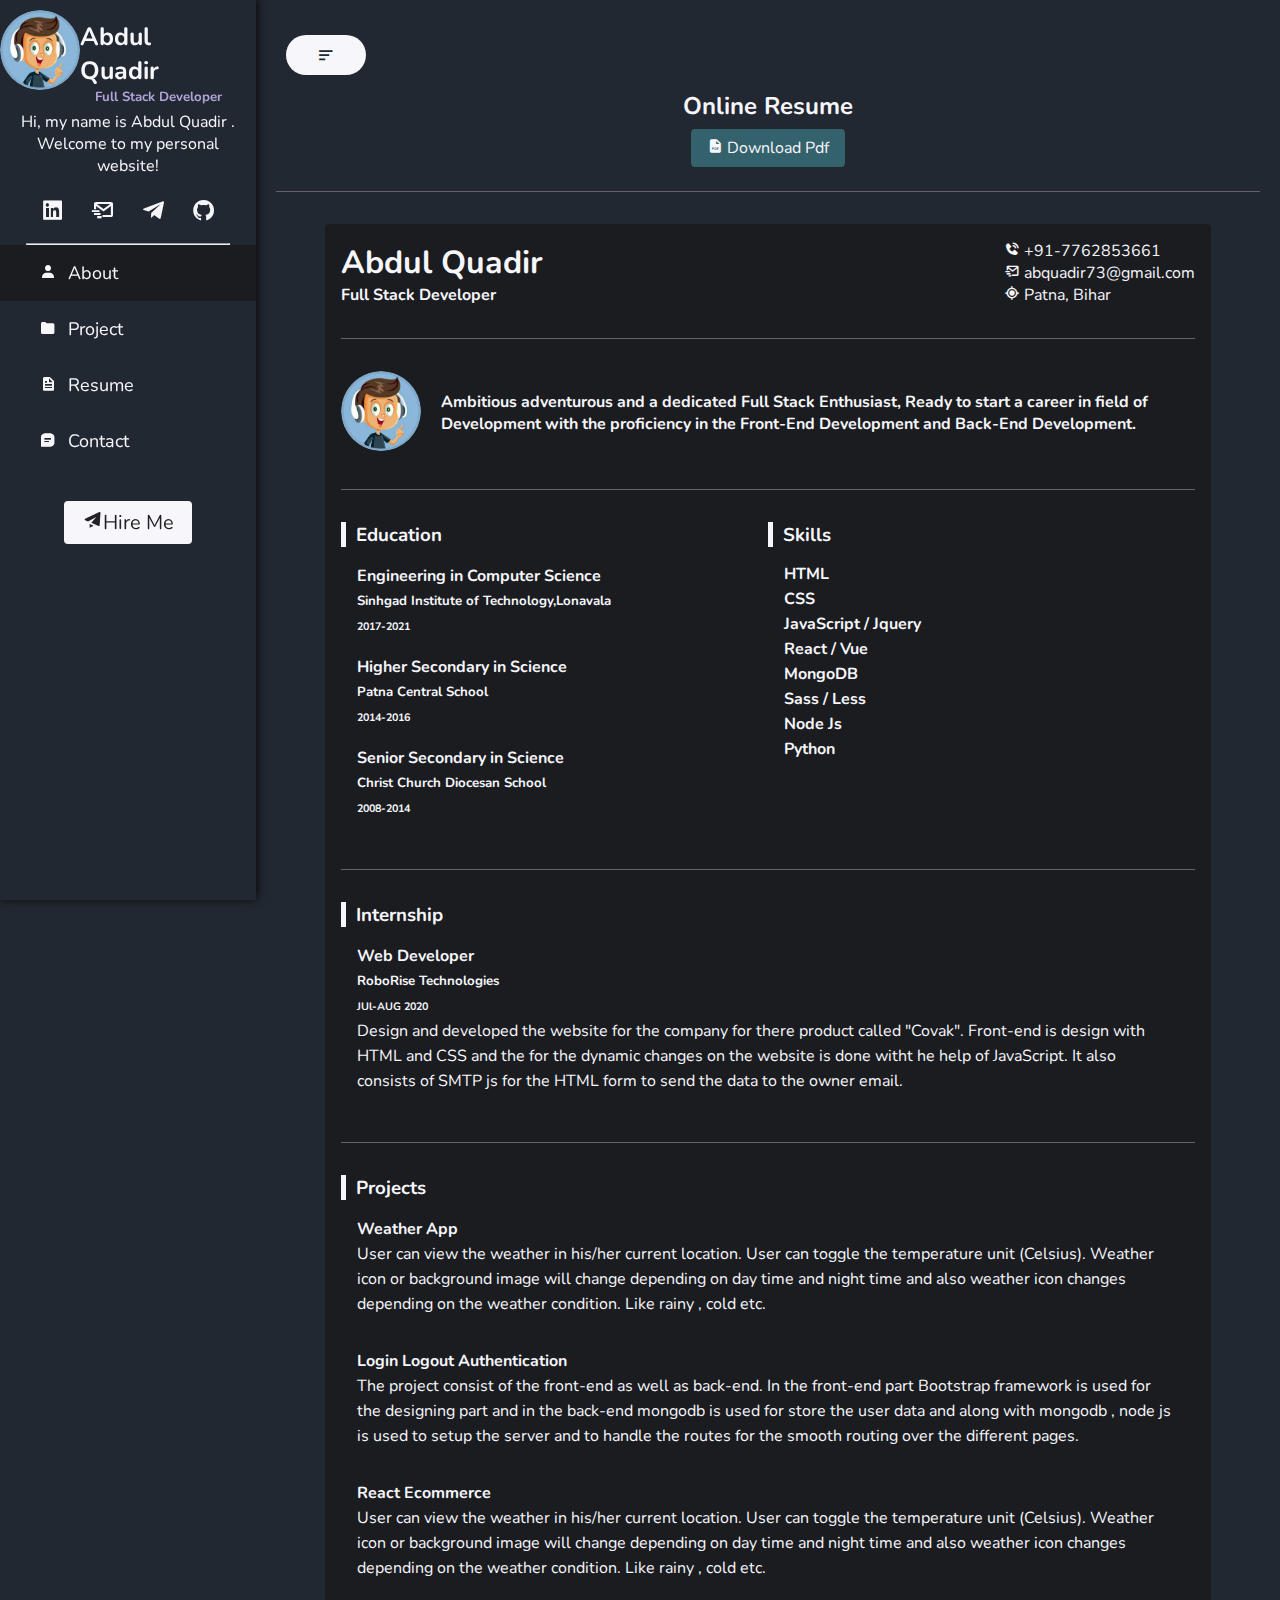
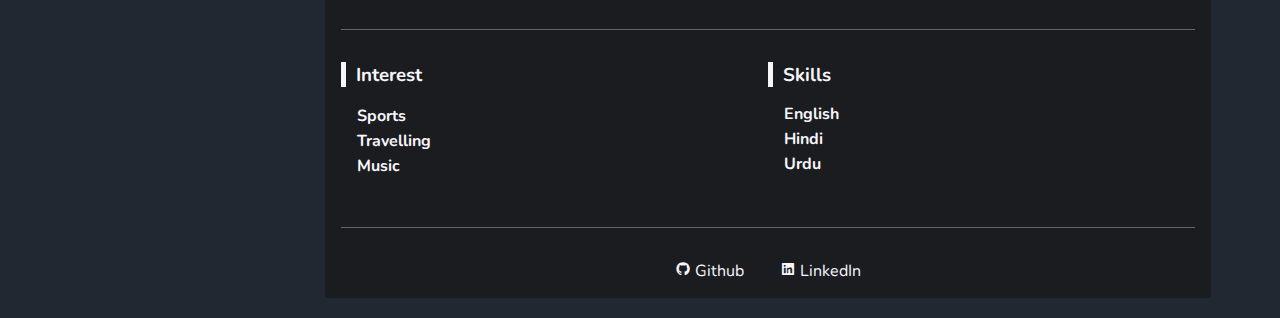
<file: resume.html>
<!DOCTYPE html>
<html lang="en">
<head>
    <meta charset="UTF-8">
    <meta name="viewport" content="width=device-width, initial-scale=1.0">
    <title>Resume</title>
    <link rel="shortcut icon" href="./assets/img//protfoliologo.png" type="image/x-icon">
    <link rel="stylesheet" href="css/styles.css">
    <link rel="stylesheet" href="css/nav.css">
    <link rel="stylesheet" href="css/mediaquery.css">
    <link rel="stylesheet" href="css/resume.css">
    <link href='https://unpkg.com/boxicons@2.0.7/css/boxicons.min.css' rel='stylesheet'>
    <link rel="stylesheet" href="https://cdnjs.cloudflare.com/ajax/libs/font-awesome/4.7.0/css/font-awesome.css" integrity="sha512-5A8nwdMOWrSz20fDsjczgUidUBR8liPYU+WymTZP1lmY9G6Oc7HlZv156XqnsgNUzTyMefFTcsFH/tnJE/+xBg=="
     crossorigin="anonymous" />
</head>
</head>
<body>
    
    <a href="#">
        <i class='bx bxs-chevron-up-circle' id="topbtn" ></i>
    </a>

    <nav id="sidebar">
        <header>
            <div class="hide">
                <i class='bx bxs-hide' id="sidebarCollapse" title="close"></i>
            </div>
          <div class="info">
            <div class="info__img">
                <div class=".inner">
                    <img src="./assets/img/pic.jpeg" alt="">
                </div>
            </div>
            <div class="info__text">
                <a href="index.html" class="logo">Abdul Quadir</a>
                <h5 style="text-align: center;">Full Stack Developer</h5>
            </div>
          </div>
          <p class="bio">Hi, my name is Abdul Quadir . Welcome to my personal website!
        </p>
            <div class="social">
                <a href="https://www.linkedin.com/in/abdul-quadir1/" target="__blank" class="header_icon">
                    <i class='bx bxl-linkedin-square'title="LinkedIn" ></i>
                </a> 
                <a href="mailto:abquadir73@gmail.com"  target="_blank"class="header_icon">
                    <i class='bx bx-mail-send'title="Mail" ></i>
                </a>  
                 <a href="https://t.me/Abdquadir" target="_blank" class="header_icon">
                    <i class='bx bxl-telegram' title="Telegram" ></i>
                </a>
                <a href="https://github.com/abquadir"target="__blank">
                    <i class='bx bxl-github'></i>
                   
                </a>
            </div>
        </header>
        <hr>
        <footer>
             <div id="list">
                 <a href="index.html" class="footer_list active ">
                    <i class='bx bxs-user footer__icon'></i>
                    <span class="footer__name">About</span>
                 </a>
                 <a href="project.html" class="footer_list">
                    <i class='bx bxs-folder footer__icon' ></i>
                    <span class="footer__name">Project</span>
                 </a>
                 <a href="#s" class="footer_list">
                    <i class='bx bxs-file footer__icon'></i>
                    <span class="footer__name">Resume</span>
                 </a>
                 <a href="contact.html" class="footer_list">
                    <i class='bx bxs-message-square-detail  footer__icon' ></i>
                    <span class="footer__name">Contact</span>
                 </a>
                 
                </div>
                <a href="contact.html" class="hire">
                    <i class='bx bxs-paper-plane'></i>
                    <span class="hire__name">Hire Me</span>
                </a>
                
        </footer>
    </nav>
<div class="container" id="content">
    <i class='bx bx-menu-alt-left menu-bar'></i>
     <div class="resume__header">
         <h2>Online Resume</h2>
         <a href="./assets/resume/Abdul_Quadir.pdf" download>
            <i class='bx bxs-file-pdf'></i>
        <span>Download Pdf</span>
        </a>
     </div>

     <div class="separator"></div>

     <div class="resume__content">
         <div class="resume__content__header">
             <div class="resume__desc">
                <h1>Abdul Quadir</h1>
                <h4>Full Stack Developer</h4>
             </div>
             <div class="resume__social">
                <div>
                    <a href="#">
                        <i class='bx bxs-phone-call' ></i>
                        <span class="resume__icon">+91-7762853661</span>
                    </a>
                </div>
               <div>
                <a href="#">
                    <i class='bx bx-mail-send' ></i>
                    <span class="resume__icon">abquadir73@gmail.com</span>
                </a>
               </div>
              <div>
                <a href="#">
                    <i class='bx bx-current-location' ></i>
                    <span class="resume__icon">Patna, Bihar</span>
                </a>
              </div>
             </div>
         </div>
         <div class="separator"></div>

         <div class="resume__summary">
            <div class="resume__img">
                <div class=".inner">
                    <img src="./assets/img/pic.jpeg" alt="">
                </div>
            </div>
            <div class="resume__summary__desc">
                <h4>Ambitious adventurous and a dedicated Full Stack Enthusiast, Ready to start a career in field of 
                    Development with the proficiency in the Front-End Development and Back-End Development.

                </h4>
            </div>
         </div>
         <div class="separator"></div>

         <div class="resume__knowlegde">
           <div class="resume__edu">
            <div class="resume__edu__header">
                <div class="head-color"></div>
                <h3>Education</h3>
            </div>
            <div class="edu__desc">
             <div class="edu__desc__clg">
                 <h4>Engineering in Computer Science</h4>
                 <h5>Sinhgad Institute of Technology,Lonavala</h5>
                 <h6>2017-2021</h6>
             </div>
             <div class="edu__desc__clg">
                <h4>Higher Secondary in Science</h4>
                <h5>Patna Central School</h5>
                <h6>2014-2016</h6>
            </div>
            <div class="edu__desc__clg">
                <h4>Senior Secondary in Science</h4>
                <h5>Christ Church Diocesan School</h5>
                <h6>2008-2014</h6>
            </div>
            </div>
           </div>
        <div class="resume__skills">
            <div class="resume__edu__header">
                <div class="head-color"></div>
                <h3>Skills</h3>
            </div>
          <div class="skill__list">
             <div class="skill__tech">
                 <h4>HTML</h4>
                 <h4>CSS</h4>
                 <h4>JavaScript / Jquery</h4>
                 <h4>React / Vue</h4>
                 <h4>MongoDB</h4>
                 <h4>Sass / Less</h4>
                 <h4>Node Js</h4>
                 <h4>Python</h4>

             </div>
          </div>
        </div>
              
         </div>

<div class="separator"></div>

<div class="intership">
    <div class="resume__edu__header">
        <div class="head-color"></div>
        <h3>Internship</h3>
    </div>
    <div class="intership__desc">
        <h4>Web Developer</h4>
        <h5>RoboRise Technologies</h5>
        <h6>JUl-AUG 2020 </h6>
        <p>Design and developed the website for the company for there product called 
            "Covak". Front-end is design with HTML and CSS and the for the dynamic changes on the website 
            is done witht he help of JavaScript. It also consists of SMTP js 
            for the HTML form to send the data to the owner email.
        </p>
    </div>
    
</div>
<div class="separator"></div>

<div class="resume__proj">
    <div class="resume__edu__header">
        <div class="head-color"></div>
        <h3>Projects</h3>
    </div>
    <div class="project__desc">
        <h4>Weather App</h4>
        <p>User can view the weather in his/her current location.
             User can toggle the temperature unit (Celsius).
              Weather icon or background image will change
               depending on day time and night time and also 
               weather icon changes depending on the weather 
               condition. Like rainy , cold etc.

        </p>
    </div>
    <div class="project__desc">
        <h4>Login Logout Authentication</h4>
        <p>The project consist of the front-end as well as back-end.
             In the front-end part Bootstrap framework is used for
              the designing part and in the back-end mongodb is used
               for store the user data and along with mongodb , node js
                is used to setup the server and to handle the routes for the
             smooth routing over the different pages.

        </p>
    </div>
    <div class="project__desc">
        <h4>React Ecommerce</h4>
        <p>User can view the weather in his/her current location.
             User can toggle the temperature unit (Celsius).
              Weather icon or background image will change
               depending on day time and night time and also 
               weather icon changes depending on the weather 
               condition. Like rainy , cold etc.

        </p>
    </div>
</div>
<div class="separator"></div>

<div class="resume__knowlegde">
    <div class="resume__edu">
     <div class="resume__edu__header">
         <div class="head-color"></div>
         <h3>Interest</h3>
     </div>
     <div class="edu__desc">
        <div class="edu__desc__clg">
            <h4>Sports</h4>
            <h4>Travelling</h4>
            <h4>Music</h4>
        </div>
        
     </div>
    
    </div>
 <div class="resume__skills">
     <div class="resume__edu__header">
         <div class="head-color"></div>
         <h3>Skills</h3>
     </div>
   
      <div class="skill__tech">
          <h4>English</h4>
          <h4>Hindi</h4>
          <h4>Urdu</h4>
      </div>
 

     </div>
    </div>
    <div class="separator"></div>
<div class="resume__footer">
    <a href="https://github.com/abquadir"target="__blank">
        <i class='bx bxl-github'></i>
        <span>Github</span>
    </a>
    <a href="https://www.linkedin.com/in/abdul-quadir1/" target="__blank">
        <i class='bx bxl-linkedin-square' ></i>
        <span>LinkedIn</span>
    </a>
   
</div>

</div>
</div>















    <script
  src="https://code.jquery.com/jquery-3.5.1.js"
  integrity="sha256-QWo7LDvxbWT2tbbQ97B53yJnYU3WhH/C8ycbRAkjPDc="
  crossorigin="anonymous"></script>
  <script src="js/index.js"></script>
</body>
</html>
</file>
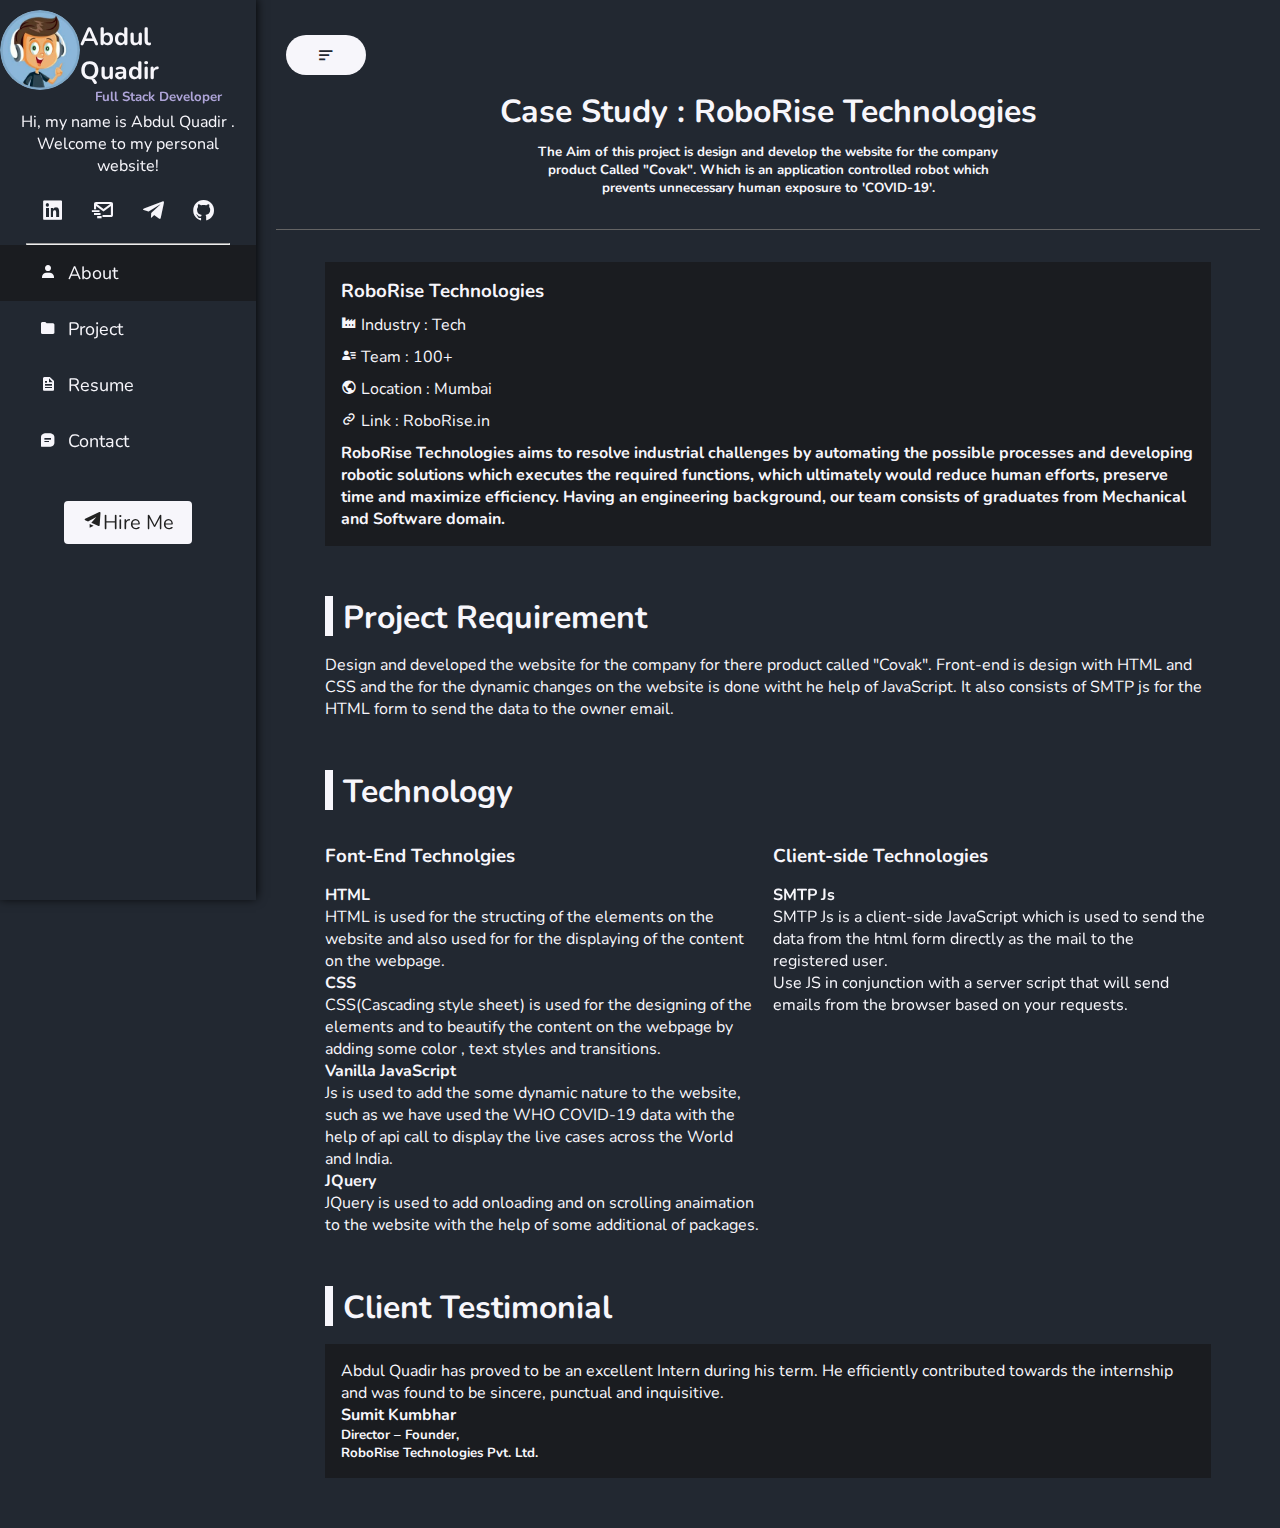
<file: roborise.html>
<!DOCTYPE html>
<html lang="en">
<head>
    <meta charset="UTF-8">
    <meta name="viewport" content="width=device-width, initial-scale=1.0">
    <title>Project</title>
    <link rel="shortcut icon" href="./assets/img//protfoliologo.png" type="image/x-icon">
    <link rel="stylesheet" href="css/styles.css">
    <link rel="stylesheet" href="css/nav.css">
    <link rel="stylesheet" href="css/mediaquery.css">
    <link rel="stylesheet" href="css/project.css">
    <link href='https://unpkg.com/boxicons@2.0.7/css/boxicons.min.css' rel='stylesheet'>
    <link rel="stylesheet" href="https://cdnjs.cloudflare.com/ajax/libs/font-awesome/4.7.0/css/font-awesome.css" integrity="sha512-5A8nwdMOWrSz20fDsjczgUidUBR8liPYU+WymTZP1lmY9G6Oc7HlZv156XqnsgNUzTyMefFTcsFH/tnJE/+xBg=="
     crossorigin="anonymous" />
</head>
<body>
    <a href="#">
        <i class='bx bxs-chevron-up-circle' id="topbtn" ></i>
    </a>
    <nav id="sidebar">
        <header>
            <div class="hide">
                <i class='bx bxs-hide' id="sidebarCollapse" title="close"></i>
            </div>
          <div class="info">
            <div class="info__img">
                <div class=".inner">
                    <img src="./assets/img/pic.jpeg" alt="">
                </div>
            </div>
            <div class="info__text">
                <a href="index.html" class="logo">Abdul Quadir</a>
                <h5 style="text-align: center;">Full Stack Developer</h5>
            </div>
          </div>
          <p class="bio">Hi, my name is Abdul Quadir . Welcome to my personal website!
        </p>
            <div class="social">
                <a href="https://www.linkedin.com/in/abdul-quadir1/" target="__blank" class="header_icon">
                    <i class='bx bxl-linkedin-square'title="LinkedIn" ></i>
                </a> 
                <a href="mailto:abquadir73@gmail.com"  target="_blank"class="header_icon">
                    <i class='bx bx-mail-send'title="Mail" ></i>
                </a>  
                 <a href="https://t.me/Abdquadir" target="_blank" class="header_icon">
                    <i class='bx bxl-telegram' title="Telegram" ></i>
                </a>
                <a href="https://github.com/abquadir"target="__blank">
                    <i class='bx bxl-github'></i>
                   
                </a>
            </div>
        </header>
        <hr>
        <footer>
             <div id="list">
                 <a href="index.html" class="footer_list active ">
                    <i class='bx bxs-user footer__icon'></i>
                    <span class="footer__name">About</span>
                 </a>
                
                 <a href="project.html" class="footer_list">
                    <i class='bx bxs-folder footer__icon' ></i>
                    <span class="footer__name">Project</span>
                 </a>
                 <a href="resume.html" class="footer_list">
                    <i class='bx bxs-file footer__icon'></i>
                    <span class="footer__name">Resume</span>
                 </a>
                 <a href="contact.html" class="footer_list">
                    <i class='bx bxs-message-square-detail  footer__icon' ></i>
                    <span class="footer__name">Contact</span>
                 </a>
                 
                </div>
                <a href="contact.html" class="hire">
                    <i class='bx bxs-paper-plane'></i>
                    <span class="hire__name">Hire Me</span>
                </a>
                
        </footer>
    </nav>
    <!-- Container Section -->
    <div class="container" id="content">
        <i class='bx bx-menu-alt-left menu-bar'></i>

<div class="robo__project">
    <h1>Case Study : RoboRise Technologies </h1>
    <h5>The Aim of this project is design and develop the website for the company product Called "Covak".
        Which is an application controlled robot which prevents unnecessary human exposure to 'COVID-19'. </h5>
</div>
<div class="separator"></div>

<div class="project__details">
 
    <div class="comp__details">
        <h3>RoboRise Technologies</h3>
        <div class="comp__icon">
            <i class='bx bxs-factory'></i>
            <span>Industry : Tech</span>
        </div>
        <div class="comp__icon">
            <i class='bx bxs-user-detail'></i>
            <span>Team : 100+</span>
        </div>
        <div class="comp__icon">
            <i class='bx bx-world' ></i>
            <span>Location : Mumbai</span>
        </div>
        <div class="comp__icon">
            <i class='bx bx-link' ></i>
            <span>Link : <a target="__blank" href="https://www.roborise.in/"><span class="link__color">RoboRise.in</span></a></span>
        </div>
       
    </div>
    <h4>RoboRise Technologies aims to resolve industrial challenges by
        automating the possible processes and developing robotic
        solutions which executes the required functions, which
         ultimately would reduce human efforts, preserve time
          and maximize efficiency. Having an engineering background, our
        team consists of graduates from Mechanical and Software domain. </h4>
</div>

<div class="comp__req">
    <div class="comp__req__header">
        <div class="color"></div>
        <h1>Project Requirement</h1>
    </div>

    <div class="comp__req__details">
        <p>Design and developed the website for the company for there product
             called "Covak". Front-end is design with HTML and CSS and the for
              the dynamic changes on the website is done witht he help of 
              JavaScript. It also consists
             of SMTP js for the HTML form to send the data to the owner email.
         </p>
    </div>

</div>

<div class="comp__req">
    <div class="comp__req__header">
        <div class="color"></div>
        <h1>Technology</h1>
    </div>

    <div class="tech__req__details">
       <div class="tech__header">
        <h3>Font-End Technolgies</h3>
           <div class="tech__box">
            <div class="inner__tech">
                <h4>HTML</h4>
                <p>HTML is used for the structing of the elements on the website
                    and also used for for the displaying of the content on the webpage.
                     </p>
            </div>
            <div class="inner__tech">
                <h4>CSS</h4>
                <p>CSS(Cascading style sheet) is used for the designing
                    of the elements and to beautify the content on the webpage by adding 
                    some color , text styles and transitions.
                </p>
            </div>
            <div class="inner__tech">
                <h4>Vanilla JavaScript</h4>
                <p>Js is used to add the some dynamic nature to the website,
                   such as we have used the WHO COVID-19 data with the help of api call
                   to display the live cases across the World and India.
                     </p>
            </div>
            <div class="inner__tech">
                <h4>JQuery</h4>
                <p>JQuery is used to add onloading and on scrolling anaimation 
                    to the website with the help of some additional of packages.
                </p>
            </div>
              
               
               
           </div>
       </div>
       <div class="tech__header">
        <h3>Client-side Technologies</h3>
        <div class="tech__box">
            <div class="inner__tech">
                <div class="inner__tech">
                    <h4>SMTP Js</h4>
                    <p> SMTP Js is a client-side JavaScript which is used to send the 
                        data from the html form directly as the mail to the registered user. </p>
                        <p>Use JS in conjunction with a server script that will send emails from the browser based on your requests.

                        </p>
                </div>
            </div>
            
        </div>

       </div>

    </div>
</div>

<div class="comp__req">
    <div class="comp__req__header">
        <div class="color"></div>
        <h1>Client Testimonial</h1>
    </div>
    <div class="client__box">
        <p>Abdul Quadir has proved
            to be an excellent Intern during his term.
            He efficiently contributed towards the internship and was found to be sincere, punctual and
            inquisitive.</p>

            <h4>Sumit Kumbhar</h4>
            <h5>Director – Founder,</h5>
            <h5>RoboRise Technologies Pvt. Ltd.</h5>
    </div>
</div>

</div>


        

        </div>
    <!-- End Container -->

    <script
  src="https://code.jquery.com/jquery-3.5.1.js"
  integrity="sha256-QWo7LDvxbWT2tbbQ97B53yJnYU3WhH/C8ycbRAkjPDc="
  crossorigin="anonymous"></script>
  <script src="js/index.js"></script>
</body>
</html>
</file>
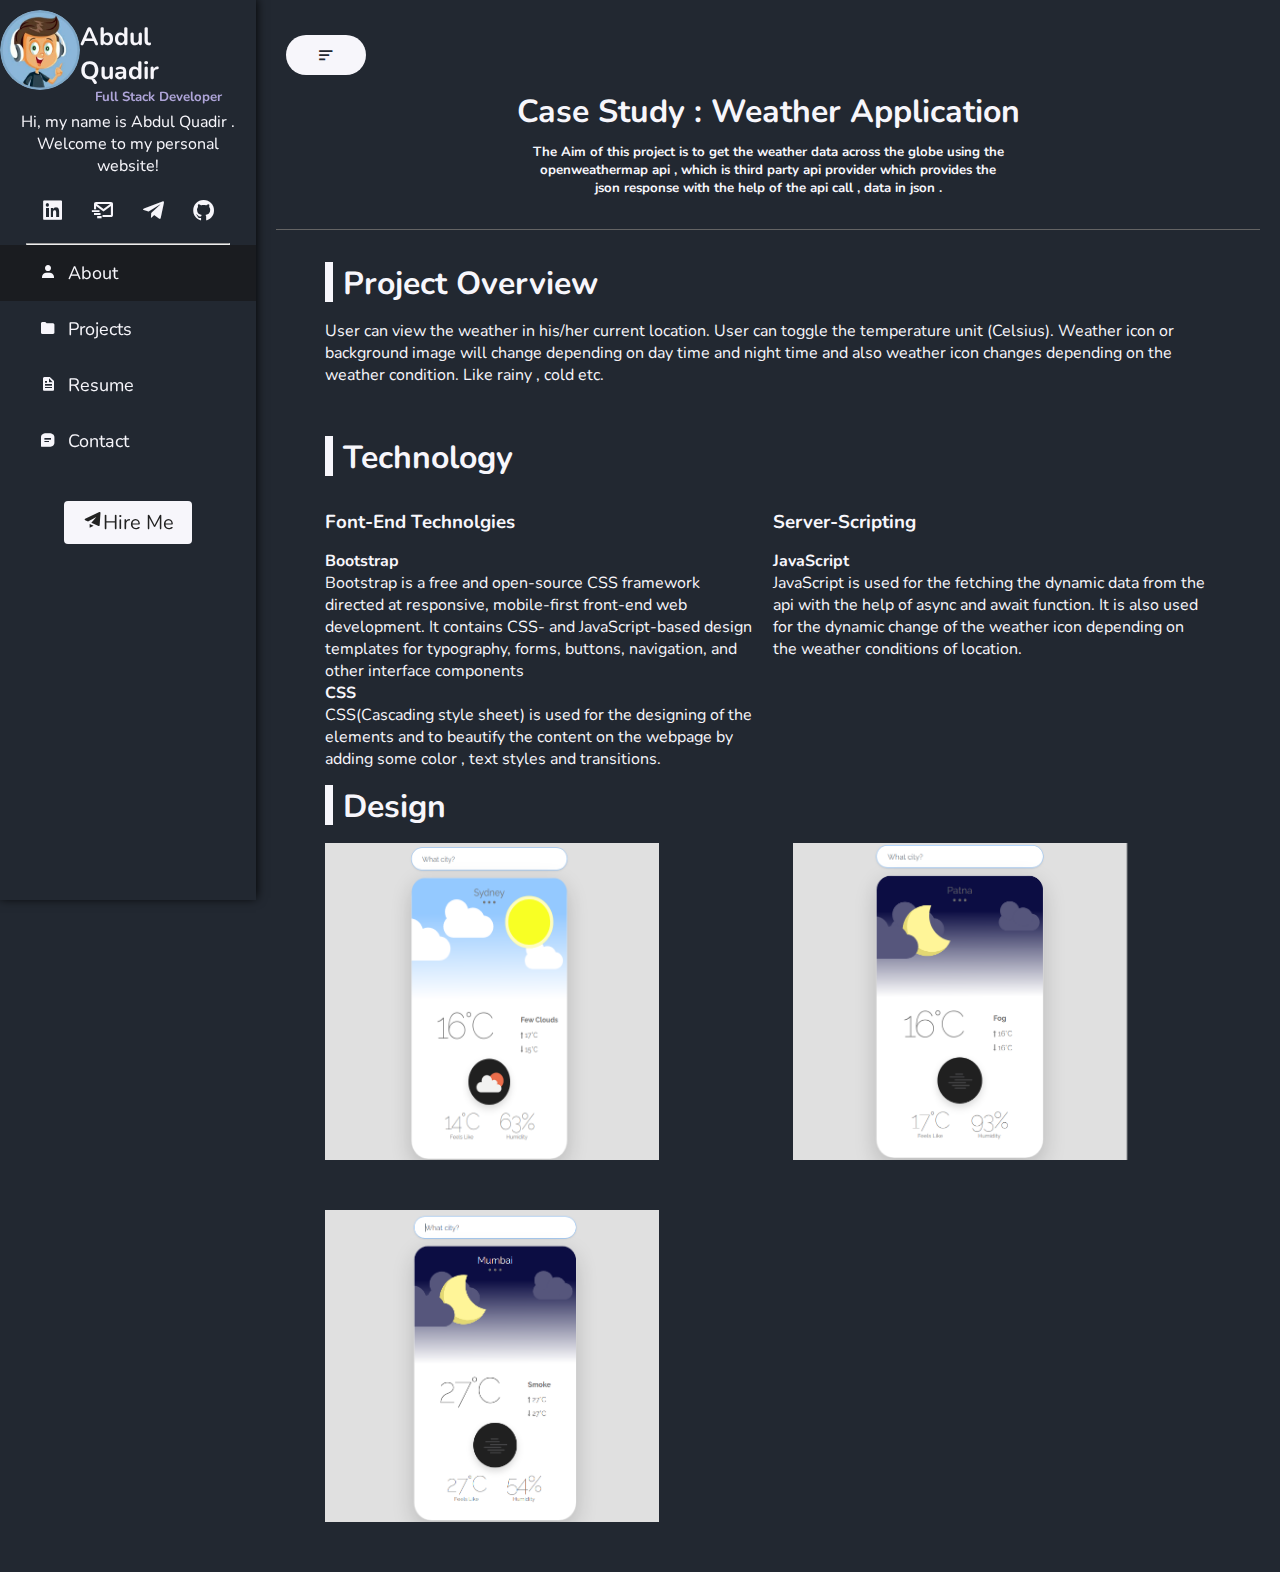
<file: weather.html>
<!DOCTYPE html>
<html lang="en">
<head>
    <meta charset="UTF-8">
    <meta name="viewport" content="width=device-width, initial-scale=1.0">
    <title>Weather</title>
    <link rel="shortcut icon" href="./assets/img//protfoliologo.png" type="image/x-icon">
    <link rel="stylesheet" href="css/styles.css">
    <link rel="stylesheet" href="css/nav.css">
    <link rel="stylesheet" href="css/mediaquery.css">
    <link rel="stylesheet" href="css/project.css">
    <link rel="stylesheet" href="css/genproj.css">
    <link href='https://unpkg.com/boxicons@2.0.7/css/boxicons.min.css' rel='stylesheet'>
    <link rel="stylesheet" href="https://cdnjs.cloudflare.com/ajax/libs/font-awesome/4.7.0/css/font-awesome.css" integrity="sha512-5A8nwdMOWrSz20fDsjczgUidUBR8liPYU+WymTZP1lmY9G6Oc7HlZv156XqnsgNUzTyMefFTcsFH/tnJE/+xBg=="
     crossorigin="anonymous" />
</head>
<body>
    <a href="#">
        <i class='bx bxs-chevron-up-circle' id="topbtn" ></i>
    </a>
    <nav id="sidebar">
        <header>
            <div class="hide">
                <i class='bx bxs-hide' id="sidebarCollapse" title="close"></i>
            </div>
          <div class="info">
            <div class="info__img">
                <div class=".inner">
                    <img src="./assets/img/pic.jpeg" alt="">
                </div>
            </div>
            <div class="info__text">
                <a href="index.html" class="logo">Abdul Quadir</a>
                <h5 style="text-align: center;">Full Stack Developer</h5>
            </div>
          </div>
          <p class="bio">Hi, my name is Abdul Quadir . Welcome to my personal website!
        </p>
            <div class="social">
                <a href="https://www.linkedin.com/in/abdul-quadir1/" target="__blank" class="header_icon">
                    <i class='bx bxl-linkedin-square'title="LinkedIn" ></i>
                </a> 
                <a href="mailto:abquadir73@gmail.com"  target="_blank"class="header_icon">
                    <i class='bx bx-mail-send'title="Mail" ></i>
                </a>  
                 <a href="https://t.me/Abdquadir" target="_blank" class="header_icon">
                    <i class='bx bxl-telegram' title="Telegram" ></i>
                </a>
                <a href="https://github.com/abquadir"target="__blank">
                    <i class='bx bxl-github'></i>
                   
                </a>
            </div>
        </header>
        <hr>
        <footer>
             <div id="list">
                 <a href="index.html" class="footer_list active ">
                    <i class='bx bxs-user footer__icon'></i>
                    <span class="footer__name">About</span>
                 </a>
                
                 <a href="project.html" class="footer_list">
                    <i class='bx bxs-folder footer__icon' ></i>
                    <span class="footer__name">Projects</span>
                 </a>
                 <a href="resume.html" class="footer_list">
                    <i class='bx bxs-file footer__icon'></i>
                    <span class="footer__name">Resume</span>
                 </a>
               
                 <a href="contact.html" class="footer_list">
                    <i class='bx bxs-message-square-detail  footer__icon' ></i>
                    <span class="footer__name">Contact</span>
                 </a>
                 
                </div>
                <a href="contact.html" class="hire">
                    <i class='bx bxs-paper-plane'></i>
                    <span class="hire__name">Hire Me</span>
                </a>
                
        </footer>
    </nav>

    <div class="container" id="content">
        <i class='bx bx-menu-alt-left menu-bar'></i>
        <div class="robo__project">
            <h1>Case Study : Weather Application</h1>
            <h5>The Aim of this project is to get the weather data across the globe using the openweathermap api , which is third party
                api provider which provides the json response with the help of the api call , data in json . </h5>
        </div>
        <div class="separator"></div>
        <div class="proj__overview">
            <div class="proj__over__header">
                <div class="color"></div>
                <h1>Project Overview</h1>
            </div>
            <p>User can view the weather in his/her current location.
                User can toggle the temperature unit (Celsius).
                Weather icon or background image will change depending on day time and night time and also 
            weather icon changes depending on the weather condition. Like rainy , cold etc.
            </p>
        </div>
        <div class="comp__req">
            <div class="comp__req__header">
                <div class="color"></div>
                <h1>Technology</h1>
            </div>
        
            <div class="tech__req__details">
               <div class="tech__header">
                <h3>Font-End Technolgies</h3>
                   <div class="tech__box">
                    <div class="inner__tech">
                        <h4>Bootstrap</h4>
                       <p>Bootstrap is a free and open-source CSS framework directed at 
                           responsive, mobile-first front-end web development. 
                           It contains CSS- and JavaScript-based design templates 
                           for typography,
                            forms, buttons, navigation, and other interface components</p>
                    </div>
                    <div class="inner__tech">
                        <h4>CSS</h4>
                        <p>CSS(Cascading style sheet) is used for the designing
                            of the elements and to beautify the content on the webpage by adding 
                            some color , text styles and transitions.
                        </p>
                    </div>
                       
                   </div>
               </div>
               <div class="tech__header">
                <h3>Server-Scripting</h3>
                <div class="tech__box">
                    <div class="inner__tech">
                        <div class="inner__tech">
                            <h4>JavaScript</h4>
                            <p>JavaScript is used for the fetching the dynamic data from the api with the help of async and await function.
                                It is also used for the dynamic change of the weather icon depending on the weather conditions of location.
                            </p>
                        </div>
                    </div>
                    
                </div>
        
               </div>
        
            </div>
            <div class="proj__disp__img">
                <div class="comp__req__header">
                    <div class="color"></div>
                    <h1>Design</h1>
                </div>
            
               <div class="proj__design__img">
                <div class="inner__proj__img">
                    <img src="./assets/img/weather1.png" alt="">
                    <div class="proj__overlay">
                       <h4>Sydney</h4>
                       <div class="proj__overlay__desc">
                           <p>The Weather of the sydney is 16'C at that present time with 63% humidity along with the few clouds over it.</p>
                         
                       </div>
                       
                    </div>
                </div>
                <div class="inner__proj__img">
                    <img src="./assets/img/weather2.png" alt="">
                    <div class="proj__overlay">
                        <h4>Patna</h4>
                        <div class="proj__overlay__desc">
                            <p>The Weather of the patna is 16'C at that present time with 93% humidity along with the few clouds over it.</p>

                           
                        </div>
                     </div>
                </div>
                <div class="inner__proj__img">
                    <img src="./assets/img/weather3.png" alt="">
                    <div class="proj__overlay">
                       <h4>Mumbai</h4>
                       <div class="proj__overlay__desc">
                        <p>The Weather of the mumbai is 27'C at that present time with 54% humidity along with the few clouds over it.</p>

                         
                       </div>
                       
                    </div>
                </div>
               </div>
            </div>
        </div>
       
    </div>










    <script
  src="https://code.jquery.com/jquery-3.5.1.js"
  integrity="sha256-QWo7LDvxbWT2tbbQ97B53yJnYU3WhH/C8ycbRAkjPDc="
  crossorigin="anonymous"></script>
  <script src="js/index.js"></script>
</body>
</html>
</file>
<file: css/styles.css>
/*===== GOOGLE FONTS =====*/
@import url("https://fonts.googleapis.com/css2?family=Nunito:wght@400;600;700&display=swap");

/*===== VARIABLES CSS =====*/
:root{
  --header-height: 3rem;
  --nav-width: 68px;/*===== Colors =====*/
  --first-color: #4723D9;
  --first-color-light: #AFA5D9;
  --white-color: #F7F6FB;
  
  /*===== Font and typography =====*/
  --body-font: 'Nunito', sans-serif;
  --normal-font-size: 1rem;
  
  /*===== z index =====*/
  --z-fixed: 100;
}

/*===== BASE =====*/
*,::before,::after{
  box-sizing: border-box;
  padding: 0;
  margin: 0;
  scroll-behavior: smooth;
  list-style: n;
}

body{
  position: relative;
  margin: var(--header-height) 0 0 0;
  font-family: var(--body-font);
  font-size: var(--normal-font-size);
  transition: .5s;
 background-color: #222831!important;
 margin-bottom: 20px;
}
hr{
    width: 80%;
    margin: 0 auto;
}
a{
  text-decoration: none;
  color: #F7F6FB;
}

::-webkit-scrollbar{
  width: 12px;
}
::-webkit-scrollbar-thumb{
  background:linear-gradient(transparent ,#eeeeee);
  border-radius: 6px;
}

.container{
  padding: 0 20px;
  margin-top: 0;
  width: 80%;
  margin-left: 20%;
  color: #F7F6FB;
  transition: 0.5s;

}
#sidebar{
  margin-left: 0;
}
#sidebar.active{
  transition: 0.5s;
  margin-left: -20%;
}

#content.active{
  width: 90%;
 margin: 0 auto;
  transition: 0.5s;
}
.menu-bar{
  
  background-color: #F7F6FB;
  color: #222831;
  font-weight: bold;
  border-radius: 20px;
  text-align: center;
  padding: 10px 30px;
  margin-top: -15%;
  cursor: pointer;
  font-size: 20px;
  margin-left: 1%;
  margin-bottom: 15px;
  
}

#topbtn{
  position: fixed;
  right: 30px;
  bottom: 20px;
  font-size: 80px;
  cursor: pointer;
  opacity: 0;
  pointer-events: none;
  transition: all .4s;
  color: #F7F6FB;
}
#topbtn.active{
  bottom: 20px;
  opacity: 1;
  z-index: 99;
  pointer-events: all;
  transition:all linear 0.5s;
}
.about{
  display: flex;
  justify-content: space-around;
  line-height: 40px;
}

.about__img{
  width: 60%;
  padding: 1rem;
}
.about__img img{
  width: 75%;
  height: 250px;
  border-radius: 50% !important;
}

.about__text{
padding: 1rem;
}
.about__text p{
  width: 80%;
  line-height: 30px !important;
}
.btn{
  display: flex;
  justify-content: start;
  margin-top: 20px;
}
.btn__download{
  padding: 0 .5rem ;
  background-color: #34626c;
  color: #F7F6FB;
  border-radius: 4px;
  margin-right: 10px;
}
.btn__view{
  padding: 0 .5rem ;
  background-color: #898b8a;
  color: #F7F6FB;
  border-radius: 4px;
  margin-right: 5px;
}
.btn__download:hover{
  background-color: #03506f;
  transition: linear 0.5s;
}
.btn__view:hover{
  background-color: #706c61;
  transition: linear 0.5s;
}
.separator{
  margin: 2rem 0;
  border-bottom: 1px solid #646464;
  color: #F7F6FB;
}
.about-service__text{
  display: flex;
  justify-content: start;
  margin-bottom: 10px;
}
.about__service p{
  margin: 0 10px;
}
.color{
  height: 40px;
  background-color: #F7F6FB;
  width: 8px;
  margin-right: 10px;
}

.about-service__grid{
  display: grid;
 grid-template-columns: 1fr 1fr 1fr 1fr;
 grid-gap: 10px;
 grid-auto-flow:dense;
 margin: 30px 0;
}
.box{
  background-color: #1a1c20 ;
  padding: 1rem;
  border-radius: 4px;
  
}
.box i{
  font-size: 25px;
  margin-left: 12px;
}
.box p{
  color: #bae8e8;
}
.box img{
  margin-left: 12px;
}
.box h4{
  margin-left: 12px;
}
.skills{
  display: grid;
 grid-template-columns: 1fr 1fr;
 grid-gap: 10px;
 grid-auto-flow:dense;
 margin: 30px 0;
}
.skill-name{
  margin: 20px 0;
}
.skill-bar{
  height: 20px;
  background-color: #AFA5D9;
  border-radius: 10px;
  width: 80%;
}
.skill-per{
  height: 20px;
  background-color: #583d72;
  border-radius: 10px;
  width: 0;
  transition: 1s linear;
  position: relative;
}
.skill-per::before{
  content: attr(per);
  position: absolute;
  padding: 4px 6px;
  background-color: #1a1c20;
  color: #F7F6FB;
  font-size: 12px;
  border-radius: 4px;
  top: -35px;
  right: 0;
  transform: translate(50%);
}
.skill-per::after{
  content: '';
  position: absolute;
  width: 10px;
  height: 10px;
  background-color: #1a1c20;
  top: -16px;
  right: 0;
  transform: translate(50%) rotate(45deg);
  border-radius: 2px;
}

/* Project Section */
.projects{
  display: grid;
  grid-template-columns: 1fr 1fr;
  grid-auto-flow: dense;
  grid-gap: 20px;
  margin: 40px 0;
}
.project{
  position: relative;
  display: flex;
  justify-content: start;
  background-color: #1a1c20 ;
  border-radius: 4px;
}
.project__img{
  min-width: 30%;
  width: 30%;
}
.project__img img{
  width: 100%;
  height: 100%;
}
.project__text{
 margin: 10px 15px;
}
.project__text h3{
  margin: 10px 0;
}
.project__text h5{
  line-height: 20px !important;
  margin-bottom: 20px;
}
.image__overlay{
  position: absolute;
  top: 0;
  left: 0;
  width: 100%;
  height: 100%;
  background-color: rgba(0, 0, 0, 0.6);
  display: flex;
  align-items: center;
  justify-content: center;
  opacity: 0;
  transition: opacity linear 0.5s;
}
.image__overlay a{
  color: #F7F6FB;
  background-color: #706c61;
  padding: .5rem 1rem;
}

.image__overlay:hover{
  opacity: 1;
}
.project-btn{
  text-align: center;
}
.btn__project{
  padding: 0.5rem 1rem;
  color: #F7F6FB;
  background-color: #706c61;
  border-radius: 5px;
  align-items: center;
  
}
/* End of Project Section */
</file>
<file: css/nav.css>
@import url("https://fonts.googleapis.com/css2?family=Nunito:wght@400;600;700&display=swap");

/*===== VARIABLES CSS =====*/
:root{
  --header-height: 3rem;
  --nav-width: 68px;/*===== Colors =====*/
  --first-color: #4723D9;
  --first-color-light: #AFA5D9;
  --white-color: #F7F6FB;
  
  /*===== Font and typography =====*/
  --body-font: 'Nunito', sans-serif;
  --normal-font-size: 1rem;
  
  /*===== z index =====*/
  --z-fixed: 100;
}

/*===== BASE =====*/
*,::before,::after{
  box-sizing: border-box;
  padding: 0;
  margin: 0;
  scroll-behavior: smooth;
  list-style: n;
}

body{
  position: relative;
  margin: var(--header-height) 0 0 0;
  font-family: var(--body-font);
  font-size: var(--normal-font-size);
  transition: .5s;
 background-color: #222831!important;
 margin-bottom: 20px;
}
hr{
    width: 80%;
    margin: 0 auto;
}
a{
  text-decoration: none;
}

::-webkit-scrollbar{
  width: 12px;
}
::-webkit-scrollbar-thumb{
  background:linear-gradient(transparent ,#eeeeee);
  border-radius: 6px;
}

nav{
  position: fixed;
  top: 0;
  max-width: 20%;
  height: 100vh;
  transition: .5s;
  z-index: var(--z-fixed);
  background-color:#222831;
  box-shadow: 0 -2px 10px rgba(0, 0, 0, 1);
}
.logo{
  font-size: 25px;
  cursor: pointer;
  font-weight: bolder;
  color: #F7F6FB;
}
.bxl-linkedin-square:hover{
 color: #bae8e8;
 transition: linear 0.5s;
}
.bx-mail-send:hover{
color: #c72c41;
}
.bxl-telegram:hover{
  color: #3282b8;
}
.bxl-twitter:hover{
  color: #5c848e;
}
.info__img img{
    width: 80px;
    border-radius: 50%;
    height: 80px;
}
.hide{
  float: right;
  margin: 7px;
  color: #F7F6FB;
  font-size: 20px;
  top: 0;
  cursor: pointer;
  display: none;
}

.info{
   display: flex;
   justify-content: space-around;
   margin-top: 10px;
}

.info__text{
  color: #F7F6FB;
  margin-top: 10px;
  margin-right: 20px;
}
.info__text h5{
  color: #AFA5D9;
}
.bio{
  color: #F7F6FB;
 text-align: center;
 margin:  5px;
}
.social{
    padding: 1rem 2rem;
    display: flex;
    justify-content: center;
}
.social i{
    color: #F7F6FB;
    font-size: 25px;
    padding: 0 .8rem;
}
.footer_list{
    display: block;
    padding: 1rem 2rem;
    color: #F7F6FB;
    cursor: pointer;
}
.footer_list i{
    padding: 0 .5rem;
}
.footer_list span{
    font-size: 18px;
}
.footer_list:hover{
  background-color: #1a1c20;
  transition: linear 0.6s;
}
.footer_list.active{
  background-color: #1a1c20;

}

.hire{
    padding: .5rem 1rem;
    background-color: #F7F6FB;
    color: #222222;
    margin: 2rem 4rem;
    border-radius: 4px;
    font-size: 20px;
    justify-content: center;
    display: flex;
    text-align: center;
}
#sidebar{
  margin-left: 0;
}
#sidebar.active{
  transition: 0.5s;
  margin-left: -20%;
}
.container{
  padding: 0 20px;
  margin-top: 0;
  width: 80%;
  margin-left: 20%;
  color: #F7F6FB;
  transition: 0.5s;

}
#sidebar{
  margin-left: 0;
}
#sidebar.active{
  transition: 0.5s;
  margin-left: -20%;
}

#content.active{
  width: 90%;
 margin: 0 auto;
  transition: 0.5s;
}
.menu-bar{
  display: none;
  background-color: #F7F6FB;
  color: #222831;
  font-weight: bold;
  border-radius: 20px;
  text-align: center;
  padding: 10px 30px;
  margin-top: -15%;
  cursor: pointer;
  font-size: 20px;
  margin-left: 1%;
  
}

#topbtn{
  position: fixed;
  right: 30px;
  bottom: 20px;
  font-size: 40px;
  cursor: pointer;
  opacity: 0;
  pointer-events: none;
  transition: all .4s;
  color: #F7F6FB;
}
#topbtn.active{
  bottom: 20px;
  opacity: 1;
  z-index: 99;
  pointer-events: all;
  transition:all linear 0.5s;
}
</file>
<file: css/mediaquery.css>
/* media Query */
@media(max-width:1080px){

  .container{
    padding: 0 20px;
    margin-top: 0;
    width: 70%;
    margin-left: 30%;
    color: #F7F6FB;
    transition: 0.5s;
  
  }
  nav{
  max-width: 30%;

  }
  .about-service__grid{
 grid-template-columns:  1fr 1fr 1fr;

  }
}

@media(max-width:768px){
  nav{
    max-width: 100%;
  }
  #sidebar{
    margin-left: -100%;
  }
  #sidebar.active{
    margin-left: 0%;
  }
  #content{
    width: 100%;
    margin-left: 0%;
  }
  #content.active{
    width:calc(100%-10%);
  }
  .bio{
   margin: 0 10px;
  }
 .about{
   flex-direction: column;
 }
 
 .btn{
   flex-direction: column;
 }
 .menu-bar{
   display: block;
 }
 .hide{
   display: block;
 }
 .btn__download,.btn__view{
   width: 200px;
   margin-top: 10px;
 }
 .about__text p{
   width: 100%;
 }
 .about__img{
   width: 100%;
 }
 .about__img img{
  width: 100%;
}
.about-service__grid{
 grid-template-columns: 1fr 1fr;
}
.project__text h3{
  font-size: 15px;
}
.resume__content{
  width: 100% !important;
}
}


@media(max-width:480px){
  #sidebar{
    margin-left: -100%;
  }
  #sidebar.active{
    margin-left: 0%;
  }
  #content{
    width: 100%;
    margin-left: 0%;
  }
  #content.active{
    width:calc(100%-10%);
  }
  .about-service__grid{
    grid-template-columns: 1fr;
   }
   .skills{
   
   grid-template-columns: 1fr;
    
  }
  .projects{
    grid-template-columns: 1fr;
  }
  .contact__form{
    width: 90%;
  }
  .form__item{
    width: 100%;
  }
  .robo__project{
    width: 100%;
    text-align: start;
  }
  .robo__project h1{
    font-size: 18px;
}
.robo__project h5{
  width: 100% !important;
  
}
.tech__req__details,.proj__design__img{
  grid-template-columns: 1fr !important;
}
.resume__content__header,.resume__summary,.resume__knowlegde{
  flex-direction: column;
}
.resume__social{
  padding: 15px 0;
  justify-content: flex-start;
}
.resume__img{
  text-align: center;
}
.resume__skill,.resume__edu{
  width: 100% !important;
}
}
</file>
<file: css/project.css>
.robo__project{
    width: 80%;
    margin: 0 auto;
    text-align: center;
}
.robo__project h1{
    margin-bottom: 10px;
}

.robo__project h5{
    width: 60%;
    margin: 0 auto;
}

.project__details{
    width: 90%;
    margin: 0 auto;
    background-color: #1a1c20;
    padding: 1rem ;
   
}

.comp__details h3,.comp__icon{
 margin-bottom: 10px;
}
.comp__req{
    width: 90%;
    margin: 50px auto;
}

.comp__req__header{
    display: flex;
   margin: 15px 0;
}

.tech__req__details{
    display: grid;
    grid-template-columns: 1fr 1fr;
    grid-gap: 10px;
    grid-auto-flow: dense;
}
.tech__box{
  position: relative;
}
.tech__header h3{
    margin: 15px 0;
}
.client__box{
    background-color: #1a1c20;
    padding: 1rem;
}
</file>
<file: css/genproj.css>
.proj__overview{
    width: 90%;
    margin: 0 auto;
    
}
.proj__over__header{
    display: flex;
    margin: 15px 0;
}

.proj__design__img{
    display: grid;
    grid-template-columns: 1fr 1fr;
    grid-gap: 50px;
}

.inner__proj__img{
    width: 100%;
    position: relative;
}
.inner__proj__img img{
    width: 80%;
    height: 100%;
}


.proj__overlay{
  position: absolute;
  top: 0;
  left: 0;
  width: 80%;
  height: 100%;
  background-color: rgba(0, 0, 0, 0.6);
  display: flex;

  justify-content: center;
  opacity: 0;
  transition: opacity linear 0.5s;
  flex-direction: column;
  padding: 1rem;
  
}

.proj__overlay:hover{
    opacity: 1;
    transition: linear 0.5s;
  }
  .proj__overlay__desc,.proj__overlay__desc p{
    margin: 10px 0;
    transition: linear 0.7s;

  }
</file>
<file: css/resume.css>
.resume__header{
    text-align: center;
}

.resume__header h2{
    margin-bottom: 15px;
}

.resume__header a{
    margin: 15px 0 ;
    padding: 0.5rem  1rem;
    background-color: #34626c;
    color: #F7F6FB;
    border-radius: 4px;
    
}

.resume__header a:hover{
    background-color: #03506f;
    transition: linear 0.5s;
}

.resume__content{
    width: 90%;
    margin: 0 auto;
    background-color: #1a1c20;
    padding: 1rem;
    border-radius: 4px;
}

.resume__content__header{
    display: flex;
    justify-content: space-between;
    align-items: center;
}
.resume__summary{
    display: flex;
    justify-content: space-between;
    margin: 15px 0;
}
.resume__summary__desc h4{
   margin: 20px;
}
.resume__img img{
    width: 80px;
    border-radius: 50%;
    height: 80px;
}

.resume__knowlegde,.resume__edu__header{
    display: flex;
}

.head-color{
    width: 5px;
    height: 25px;
    background-color: #F7F6FB;
    margin-right: 10px;
    
}

.resume__edu{
    width: 50%;
}

.skill__tech {
    padding:.9rem 1rem;
}
.skill__tech{
    line-height: 25px;
}
.edu__desc,.edu__desc__clg{
    padding: .5rem ;
    line-height: 25px;
}

.intership__desc,.project__desc{
    padding: 1rem;
    line-height: 25px;
}
.resume__footer{
    text-align: center;
}
.resume__footer a{
    padding: 0 1rem;
}
</file>
